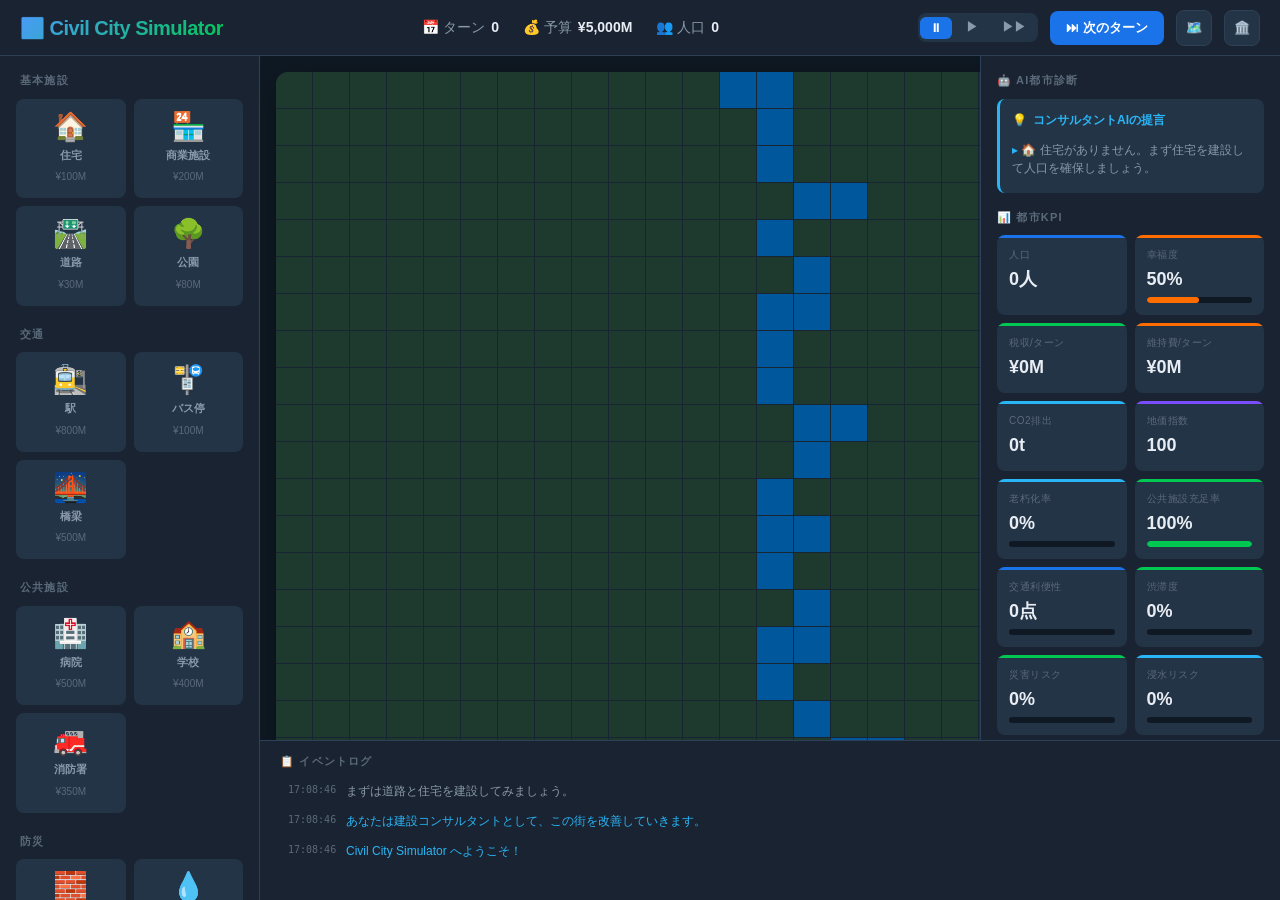
<file: index.html>
<!DOCTYPE html>
<html lang="ja">
<head>
  <meta charset="UTF-8">
  <meta name="viewport" content="width=device-width, initial-scale=1.0">
  <title>Civil City Simulator - 建設コンサル型都市シミュレーション</title>
  <meta name="description" content="建設コンサルタントとして都市計画・インフラ整備・防災を学べる街づくりシミュレーションゲーム">
  <link rel="icon" href="data:image/svg+xml,<svg xmlns=%22http://www.w3.org/2000/svg%22 viewBox=%220 0 100 100%22><text y=%22.9em%22 font-size=%2290%22>🏙️</text></svg>">
  <link rel="stylesheet" href="css/style.css">
</head>
<body>
  <div id="app">

    <!-- ヘッダー -->
    <header id="header">
      <div class="header-left">
        <span class="header-logo">🏙️ Civil City Simulator</span>
      </div>
      <div class="header-center">
        <div class="header-stat">
          <span>📅 ターン</span>
          <span class="value" id="stat-turn">0</span>
        </div>
        <div class="header-stat">
          <span>💰 予算</span>
          <span class="value" id="stat-budget">¥5,000M</span>
        </div>
        <div class="header-stat">
          <span>👥 人口</span>
          <span class="value" id="stat-population">0</span>
        </div>
      </div>
      <div class="header-right">
        <div class="speed-control">
          <button class="speed-btn active" data-speed="pause">⏸</button>
          <button class="speed-btn" data-speed="1x">▶</button>
          <button class="speed-btn" data-speed="2x">▶▶</button>
        </div>
        <button class="btn btn-primary" id="btn-next-turn">⏭ 次のターン</button>
        <button class="btn btn-icon" id="btn-hazard" title="ハザードマップ表示">🗺️</button>
        <button class="btn btn-icon" id="btn-policy" title="都市経営政策">🏛️</button>
      </div>
    </header>

    <!-- 左サイドバー: 建設メニュー -->
    <aside id="sidebar">
      <div id="build-menu">
        <!-- JavaScriptで動的生成 -->
      </div>
    </aside>

    <!-- 中央: 都市マップ -->
    <main id="map-area">
      <div id="map-container">
        <div id="game-map">
          <!-- JavaScriptで動的生成 -->
        </div>
        <div class="map-coords">(-, -)</div>
      </div>
    </main>

    <!-- 右パネル: 都市診断・KPI・AIアドバイス -->
    <aside id="panel">
      <div class="panel-section">
        <div class="panel-title">🤖 AI都市診断</div>
        <div class="ai-advice">
          <div class="ai-advice-header">
            <span>💡</span>
            <span>コンサルタントAIの提言</span>
          </div>
          <div id="ai-advice-content">
            <div class="ai-advice-text">都市データを分析中です...</div>
          </div>
        </div>
      </div>
      <div class="panel-section">
        <div class="panel-title">📊 都市KPI</div>
        <div class="kpi-grid" id="kpi-grid">
          <!-- JavaScriptで動的生成 -->
        </div>
      </div>
    </aside>

    <!-- 下部: イベントログ -->
    <footer id="event-log">
      <div class="log-title">📋 イベントログ</div>
      <div class="log-entries" id="log-entries">
        <!-- JavaScriptで動的生成 -->
      </div>
    </footer>

  </div>

  <script type="module" src="js/main.js"></script>
</body>
</html>
</file>
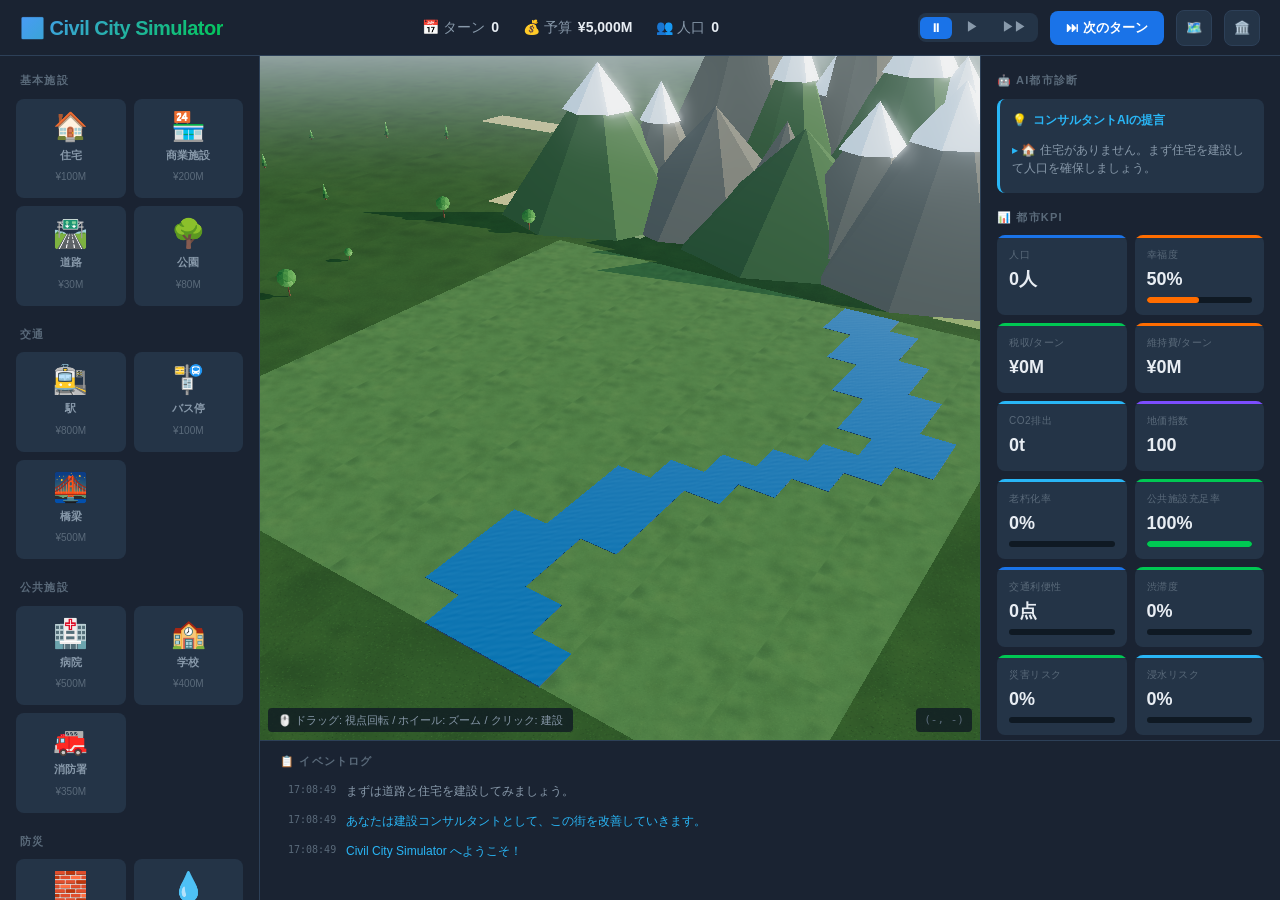
<file: civil-city-simulator/index.html>
<!DOCTYPE html>
<html lang="ja">
<head>
  <meta charset="UTF-8">
  <meta name="viewport" content="width=device-width, initial-scale=1.0">
  <title>Civil City Simulator - 建設コンサル型都市シミュレーション</title>
  <meta name="description" content="建設コンサルタントとして都市計画・インフラ整備・防災を学べる街づくりシミュレーションゲーム">
  <link rel="icon" href="data:image/svg+xml,<svg xmlns=%22http://www.w3.org/2000/svg%22 viewBox=%220 0 100 100%22><text y=%22.9em%22 font-size=%2290%22>🏙️</text></svg>">
  <link rel="stylesheet" href="css/style.css">
</head>
<body>
  <div id="app">

    <!-- ヘッダー -->
    <header id="header">
      <div class="header-left">
        <span class="header-logo">🏙️ Civil City Simulator</span>
      </div>
      <div class="header-center">
        <div class="header-stat">
          <span>📅 ターン</span>
          <span class="value" id="stat-turn">0</span>
        </div>
        <div class="header-stat">
          <span>💰 予算</span>
          <span class="value" id="stat-budget">¥5,000M</span>
        </div>
        <div class="header-stat">
          <span>👥 人口</span>
          <span class="value" id="stat-population">0</span>
        </div>
      </div>
      <div class="header-right">
        <div class="speed-control">
          <button class="speed-btn active" data-speed="pause">⏸</button>
          <button class="speed-btn" data-speed="1x">▶</button>
          <button class="speed-btn" data-speed="2x">▶▶</button>
        </div>
        <button class="btn btn-primary" id="btn-next-turn">⏭ 次のターン</button>
        <button class="btn btn-icon" id="btn-hazard" title="ハザードマップ表示">🗺️</button>
        <button class="btn btn-icon" id="btn-policy" title="都市経営政策">🏛️</button>
      </div>
    </header>

    <!-- 左サイドバー: 建設メニュー -->
    <aside id="sidebar">
      <div id="build-menu">
        <!-- JavaScriptで動的生成 -->
      </div>
    </aside>

    <!-- 中央: 3D都市マップ (Three.js) -->
    <main id="map-area">
      <div id="map-container">
        <!-- WebGLキャンバスがここに挿入される -->
      </div>
      <div class="map-coords">(-, -)</div>
      <div class="map-hint">🖱️ ドラッグ: 視点回転 / ホイール: ズーム / クリック: 建設</div>
    </main>

    <!-- 右パネル: 都市診断・KPI・AIアドバイス -->
    <aside id="panel">
      <div class="panel-section">
        <div class="panel-title">🤖 AI都市診断</div>
        <div class="ai-advice">
          <div class="ai-advice-header">
            <span>💡</span>
            <span>コンサルタントAIの提言</span>
          </div>
          <div id="ai-advice-content">
            <div class="ai-advice-text">都市データを分析中です...</div>
          </div>
        </div>
      </div>
      <div class="panel-section">
        <div class="panel-title">📊 都市KPI</div>
        <div class="kpi-grid" id="kpi-grid">
          <!-- JavaScriptで動的生成 -->
        </div>
      </div>
    </aside>

    <!-- 下部: イベントログ -->
    <footer id="event-log">
      <div class="log-title">📋 イベントログ</div>
      <div class="log-entries" id="log-entries">
        <!-- JavaScriptで動的生成 -->
      </div>
    </footer>

  </div>

  <!-- Three.js のモジュール解決(同梱版を使用・CDN非依存) -->
  <script type="importmap">
    {
      "imports": {
        "three": "./js/lib/three.module.js"
      }
    }
  </script>
  <script type="module" src="js/main.js"></script>
</body>
</html>
</file>
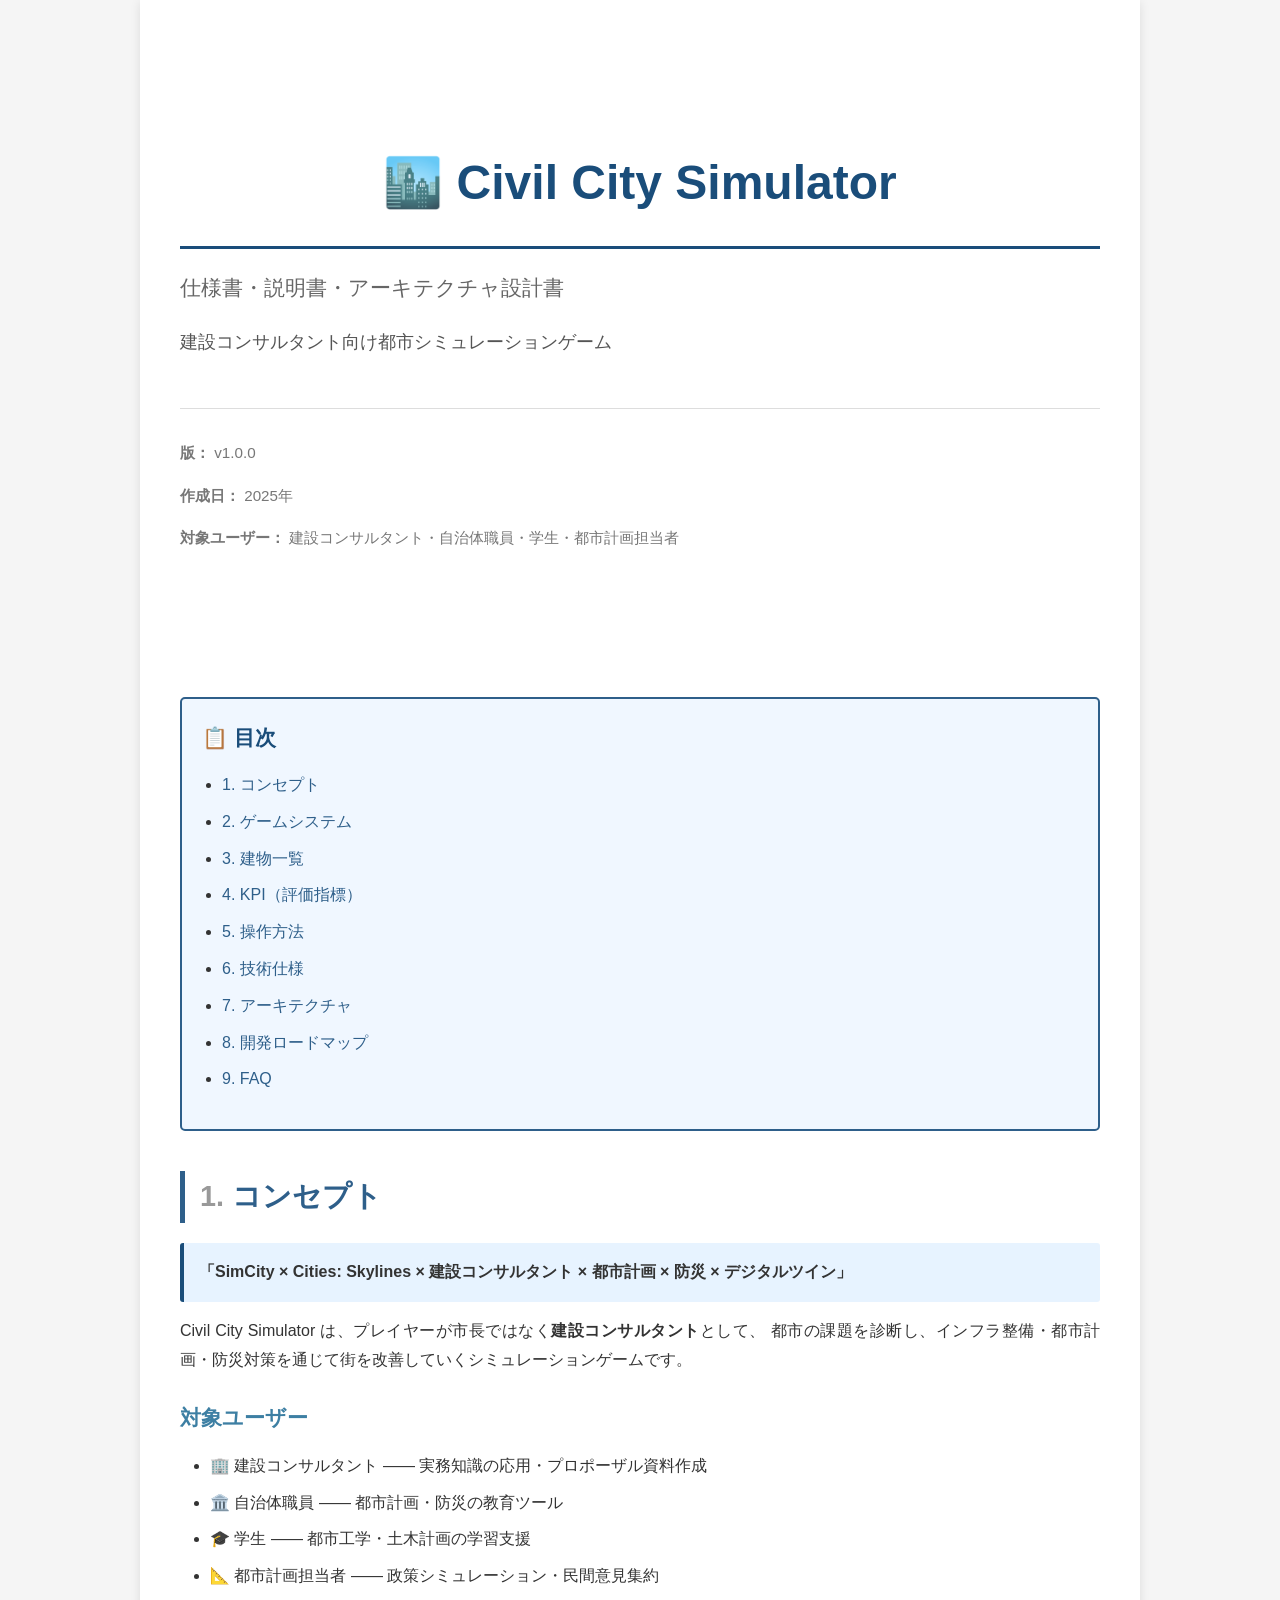
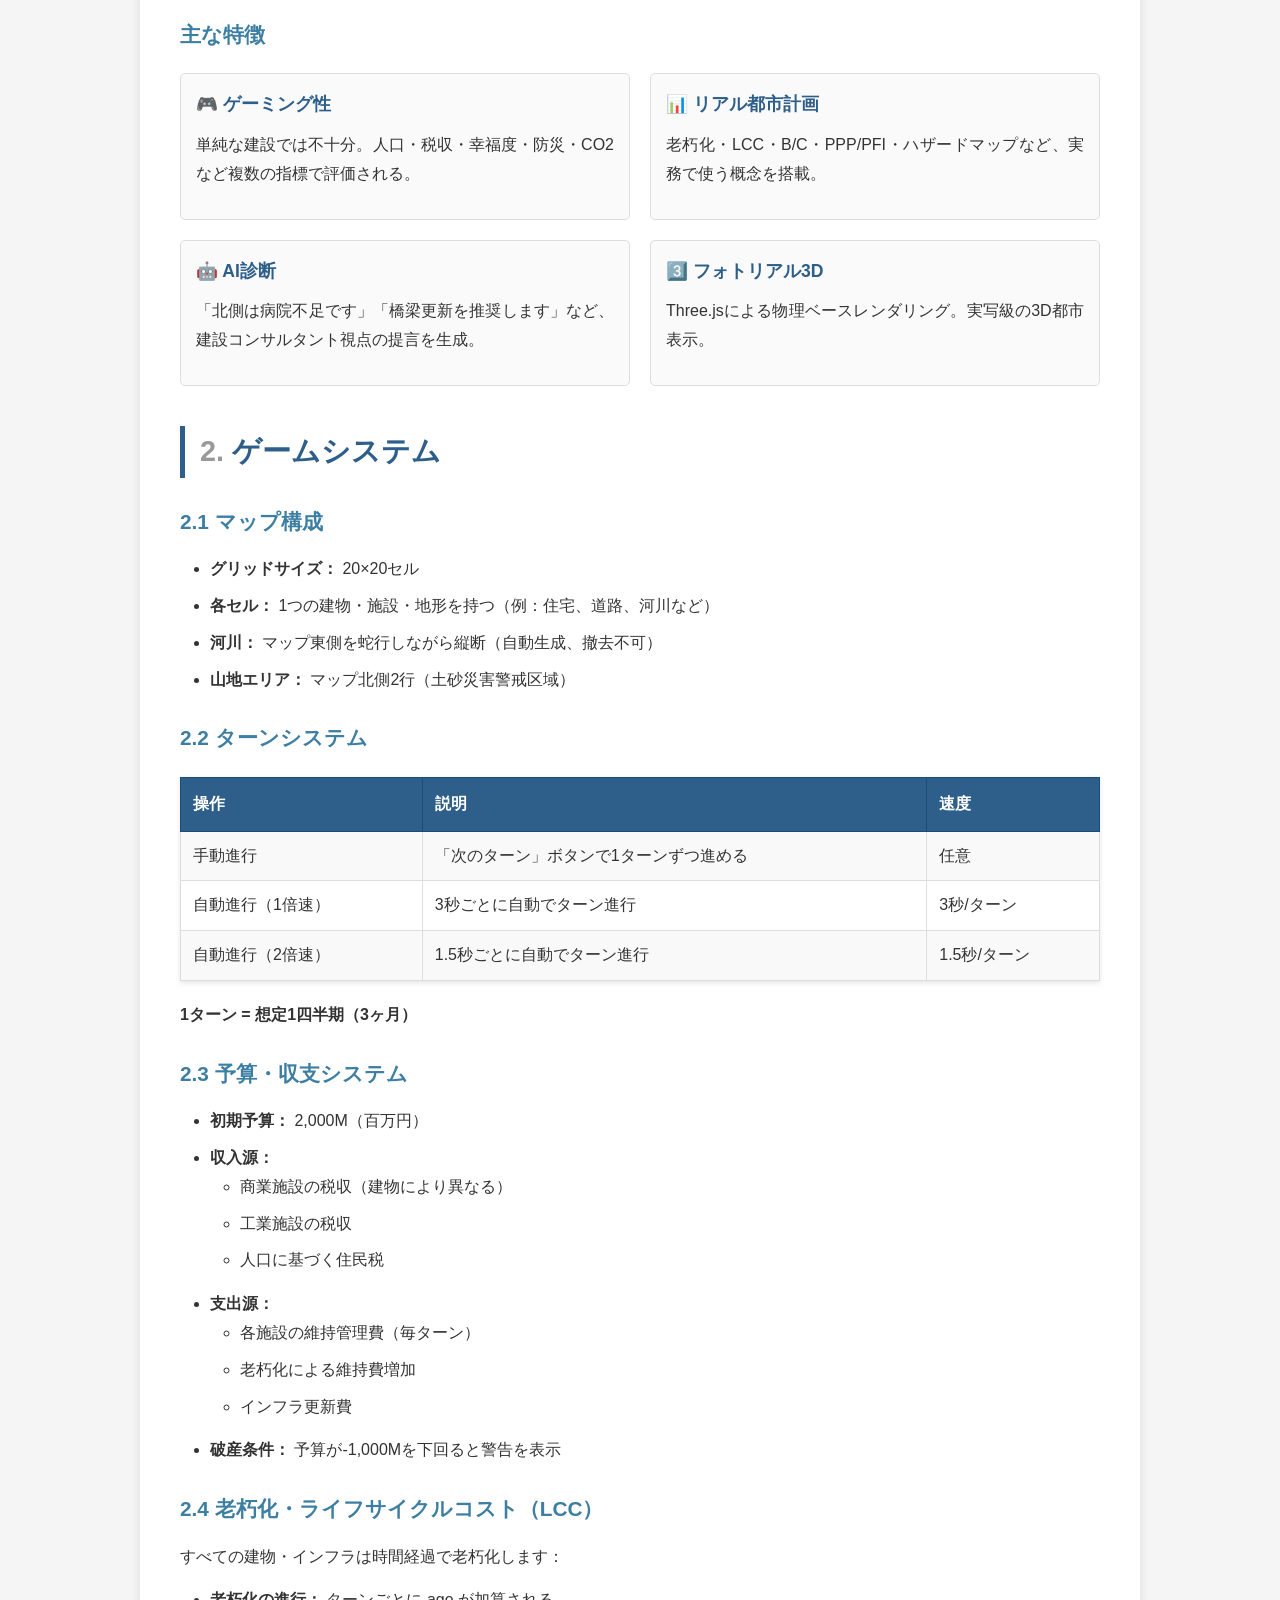
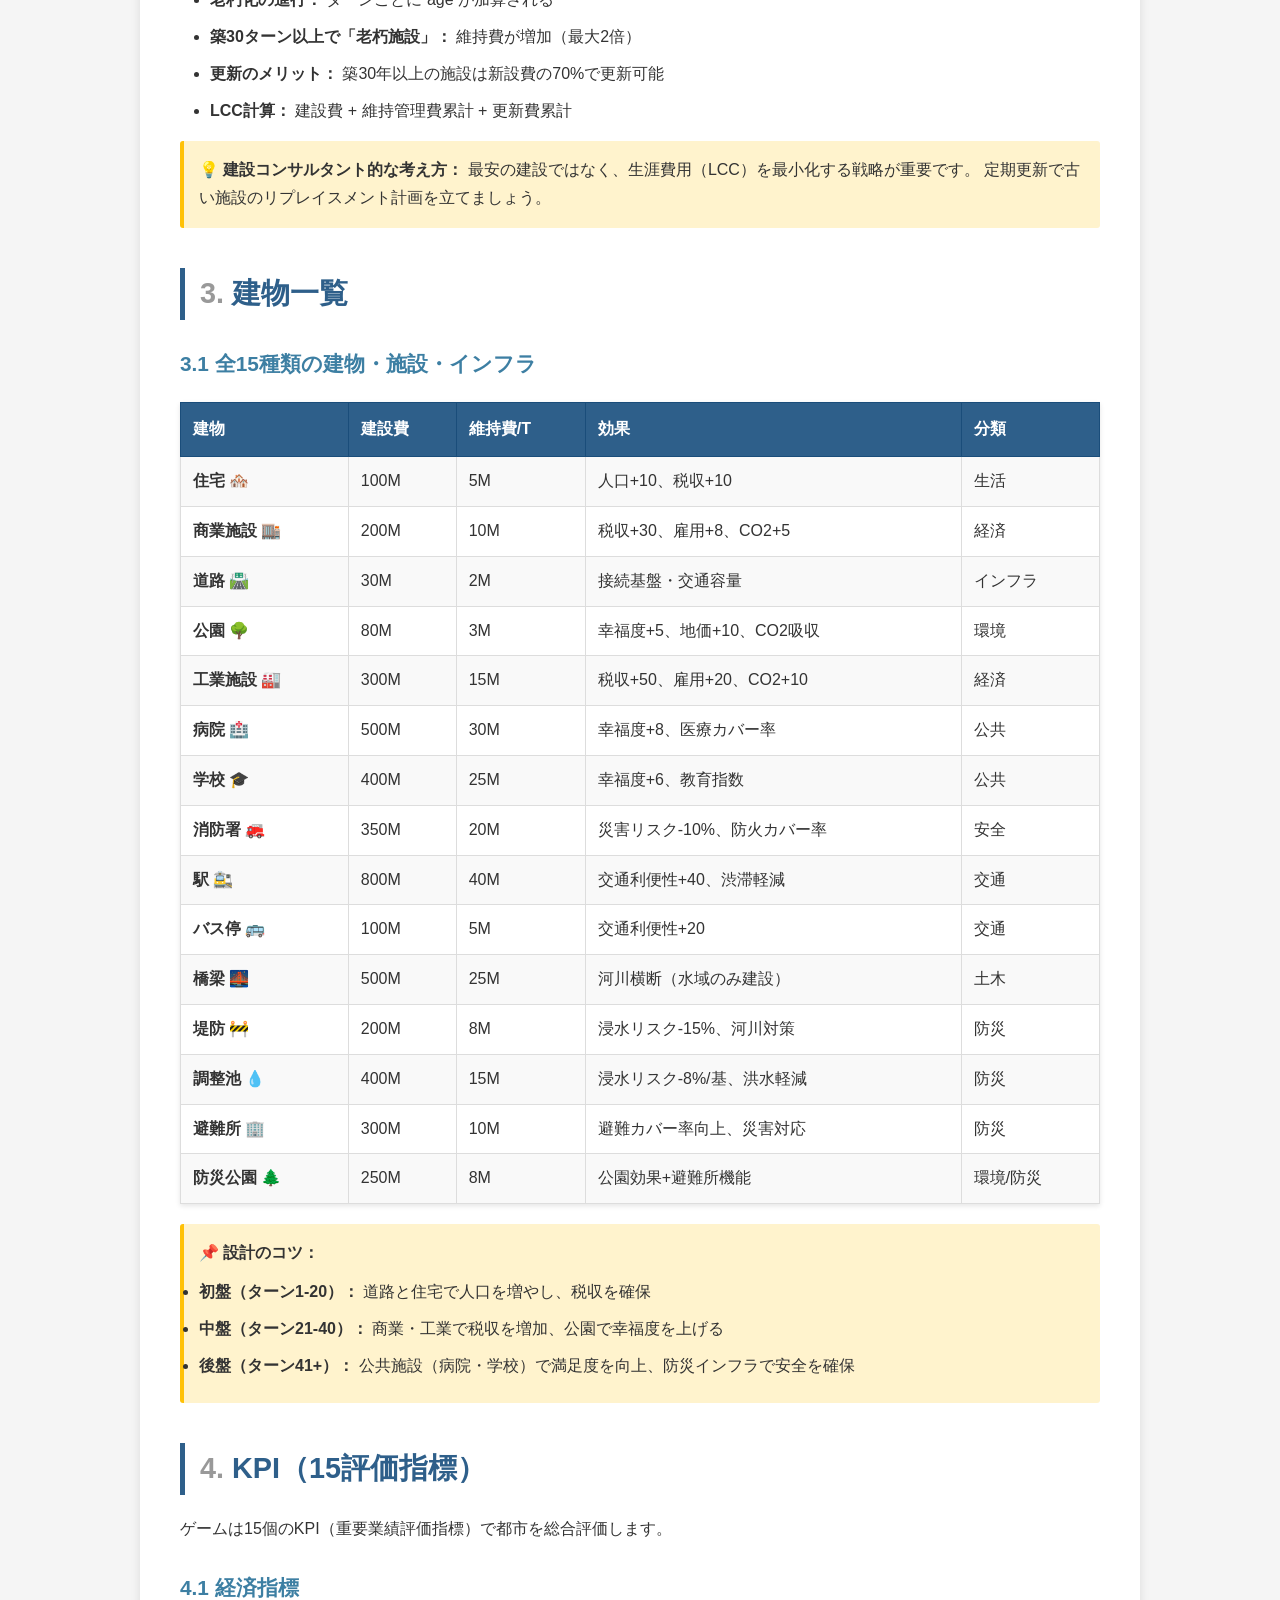
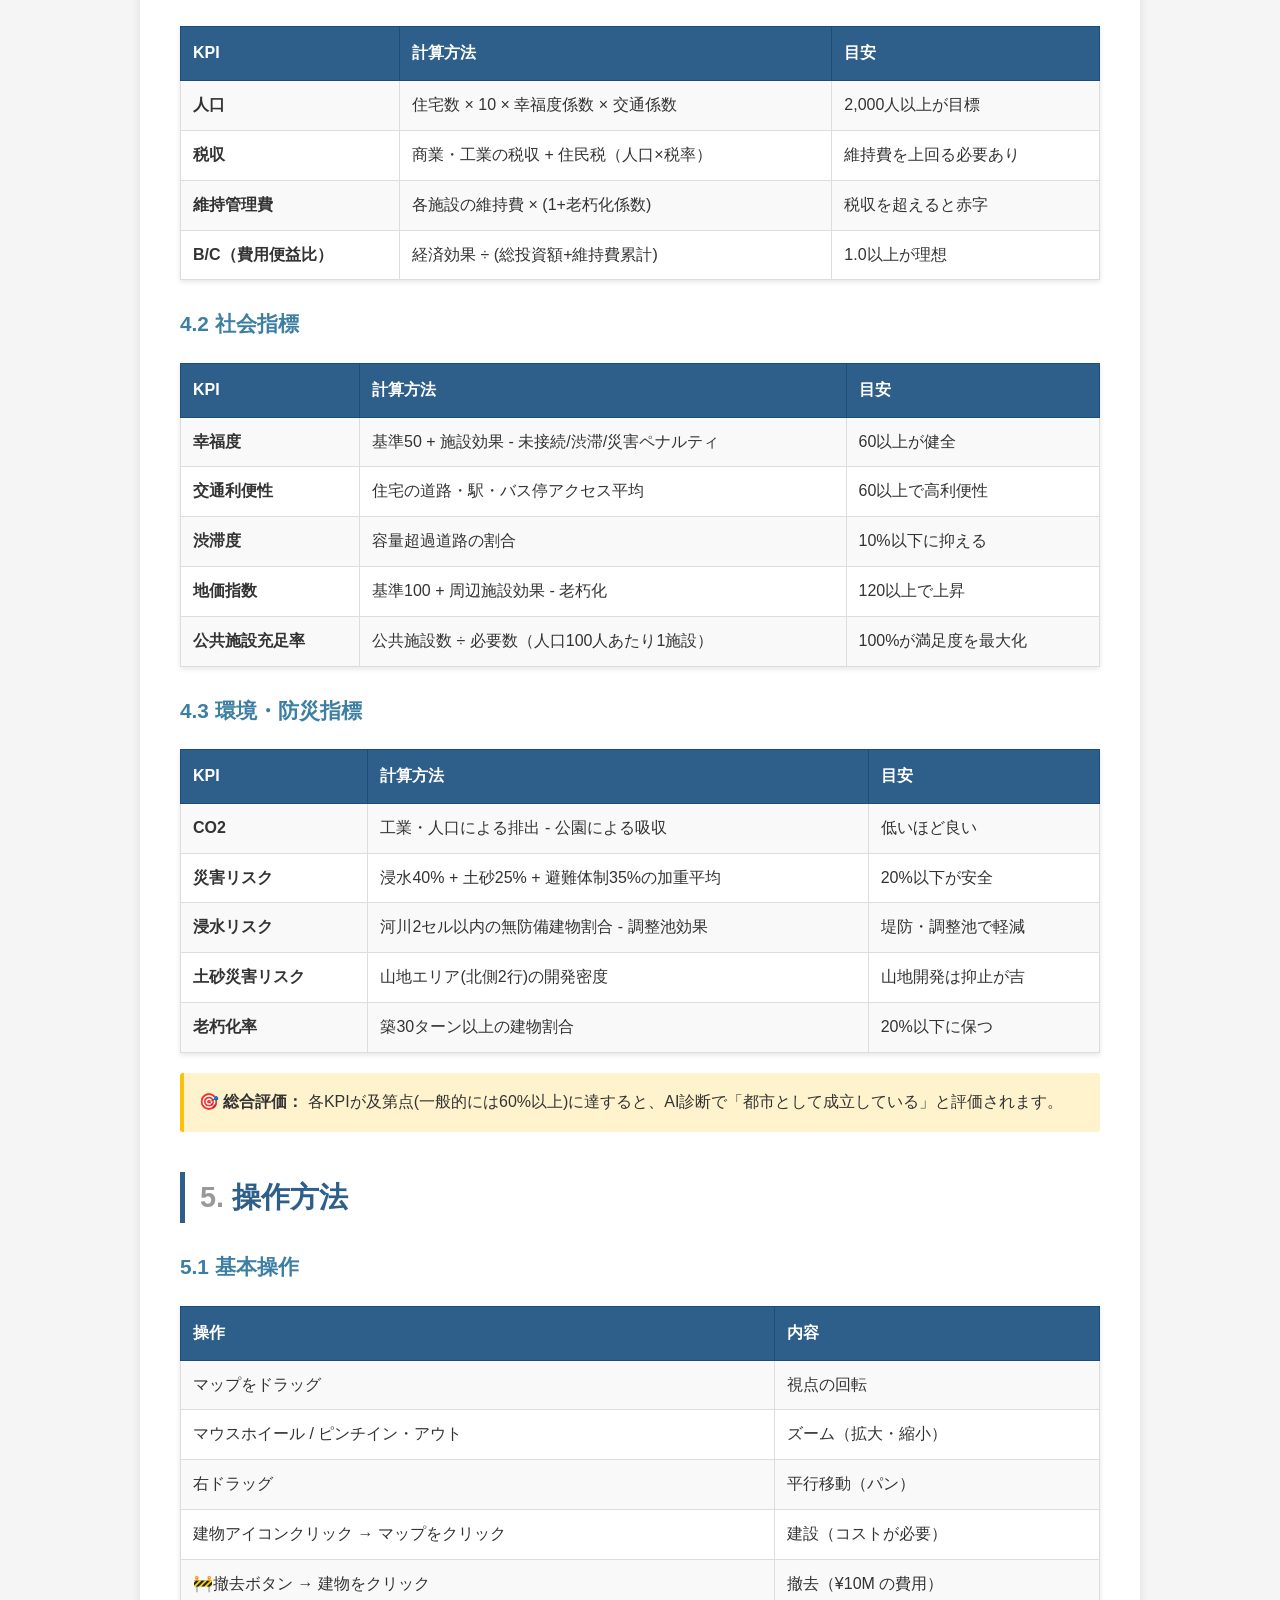
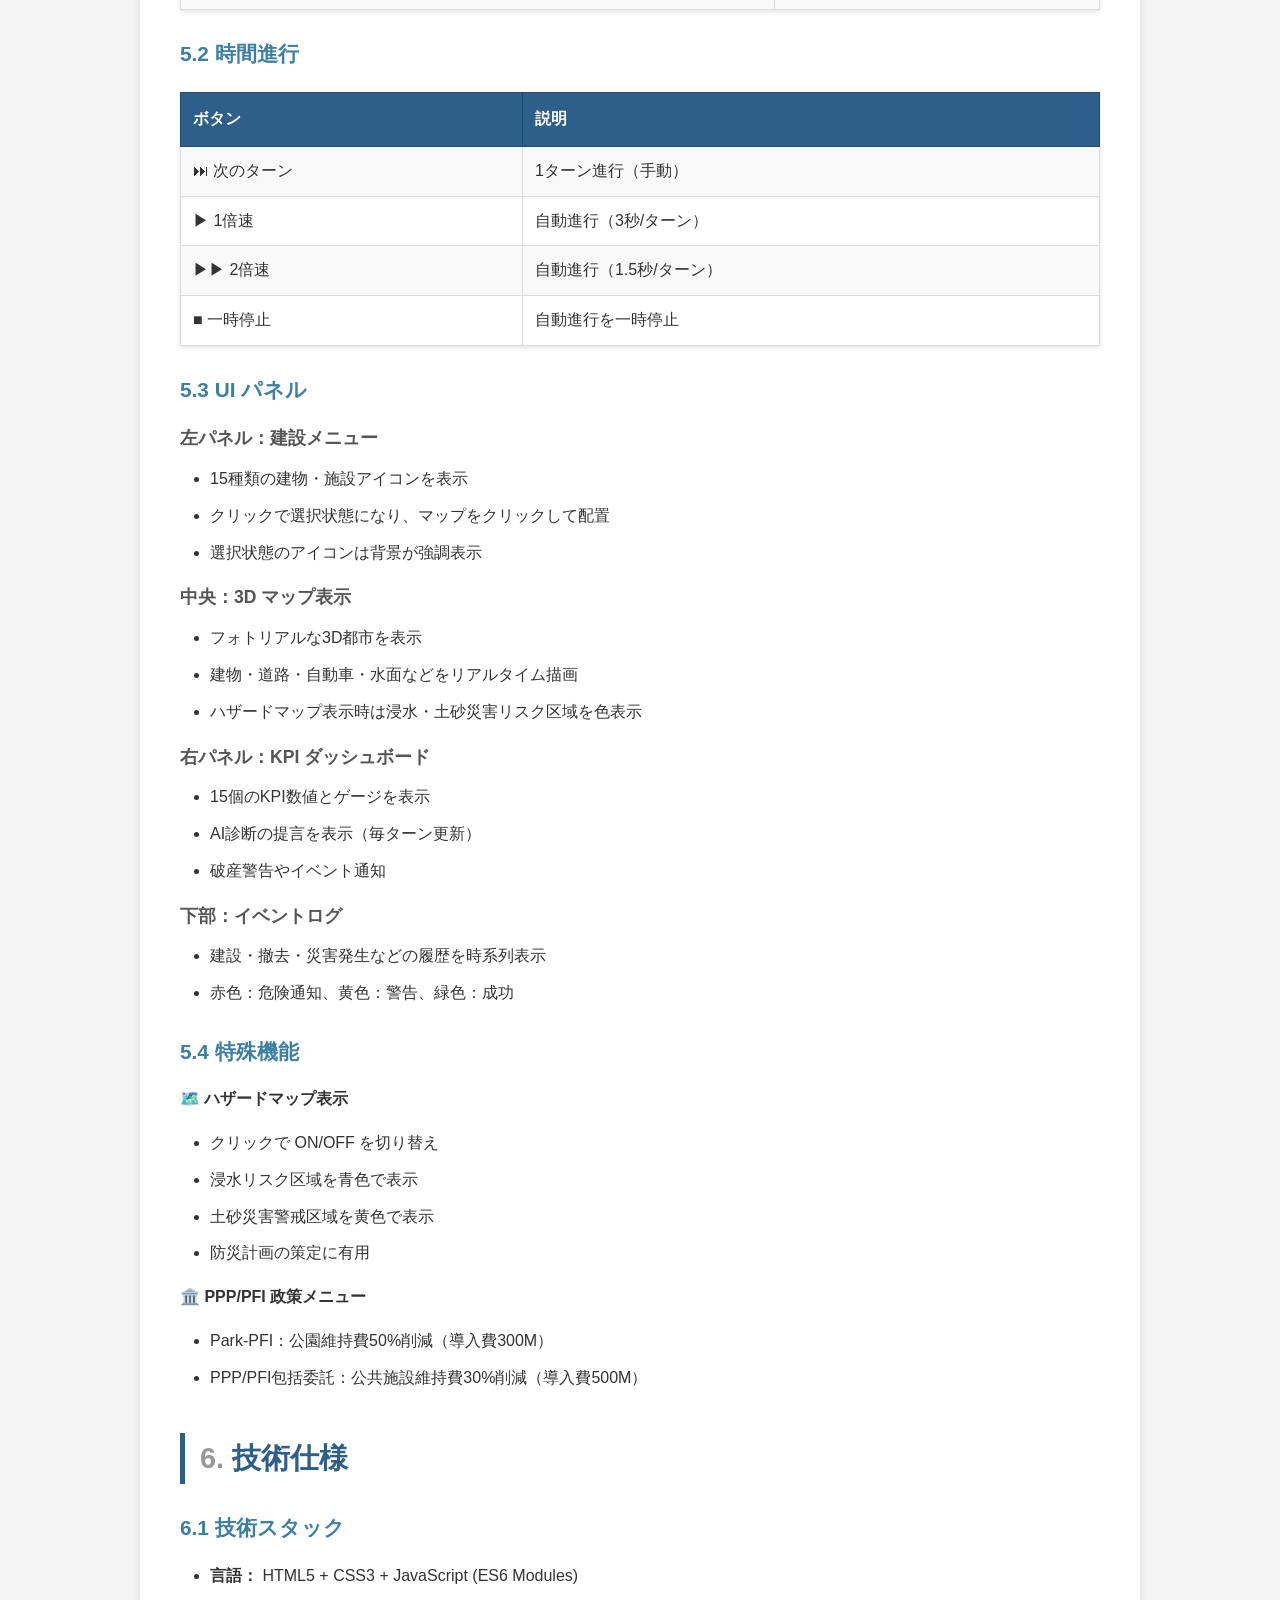
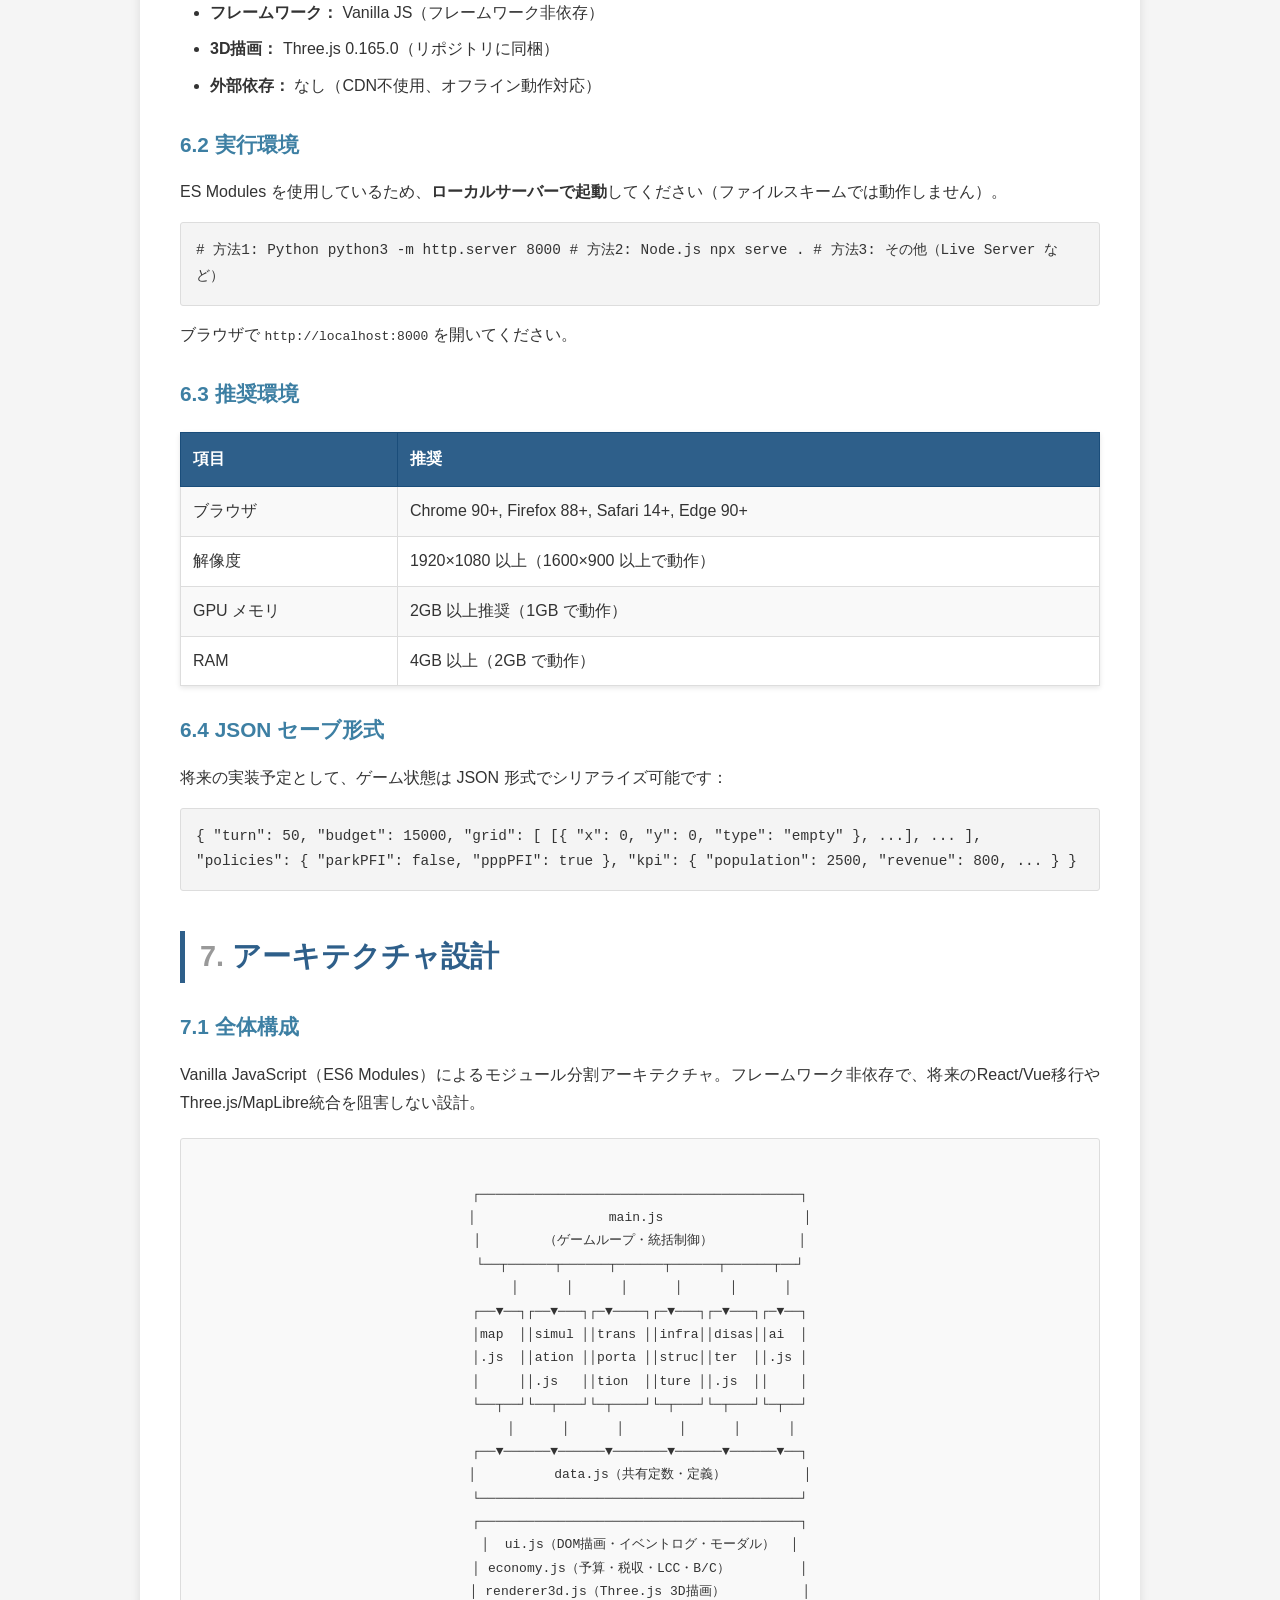
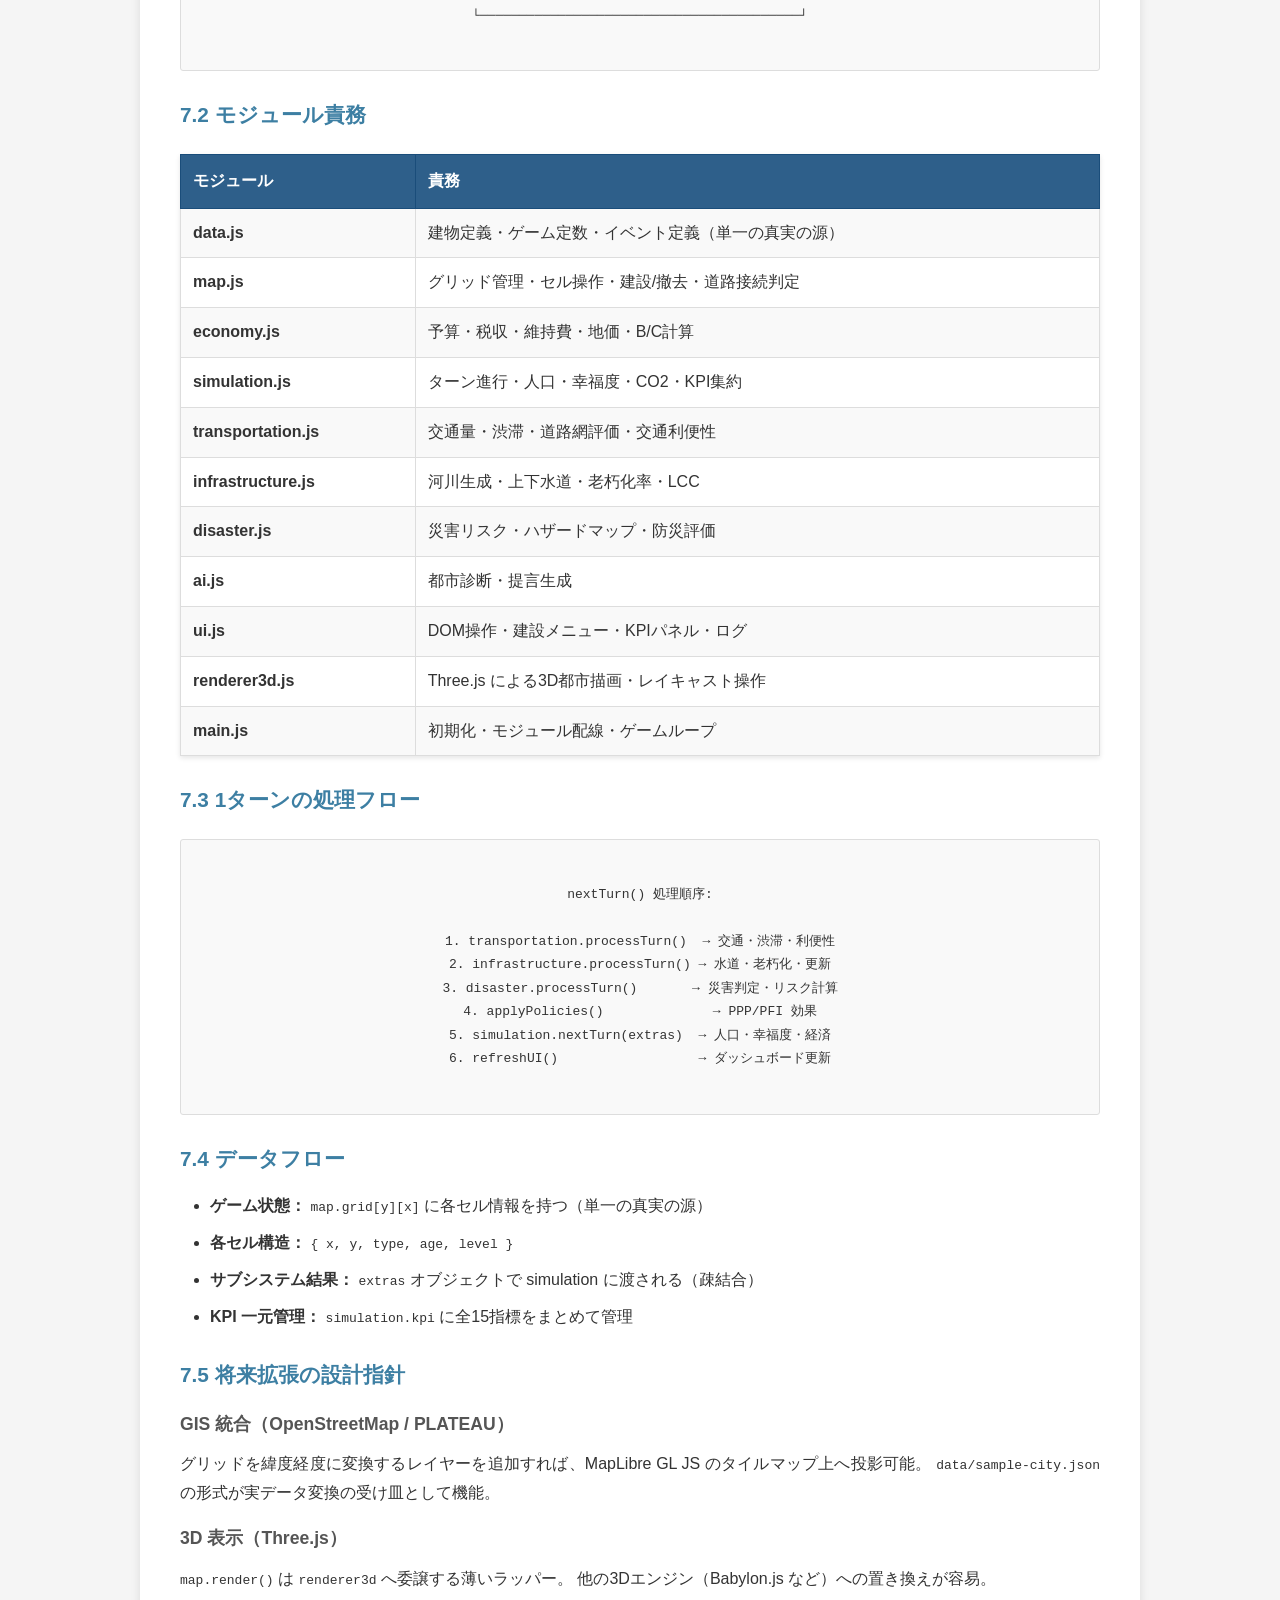
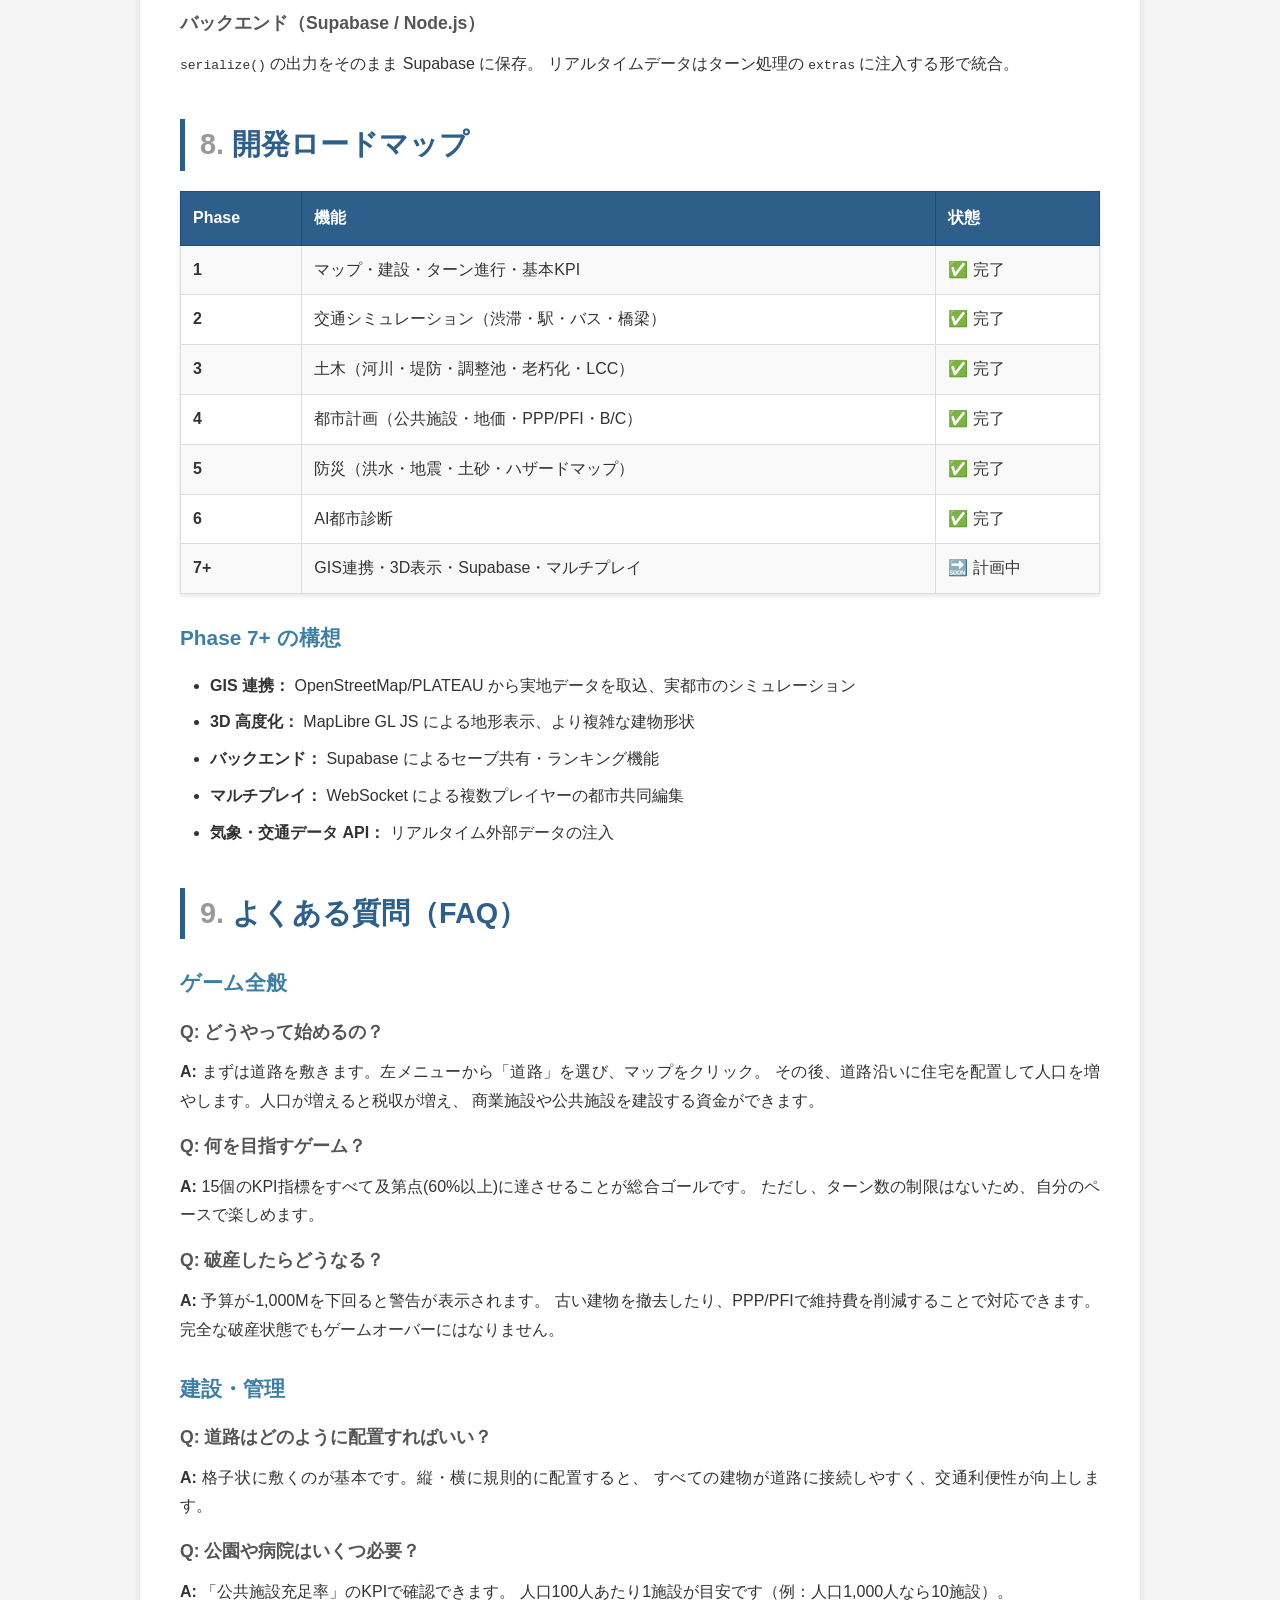
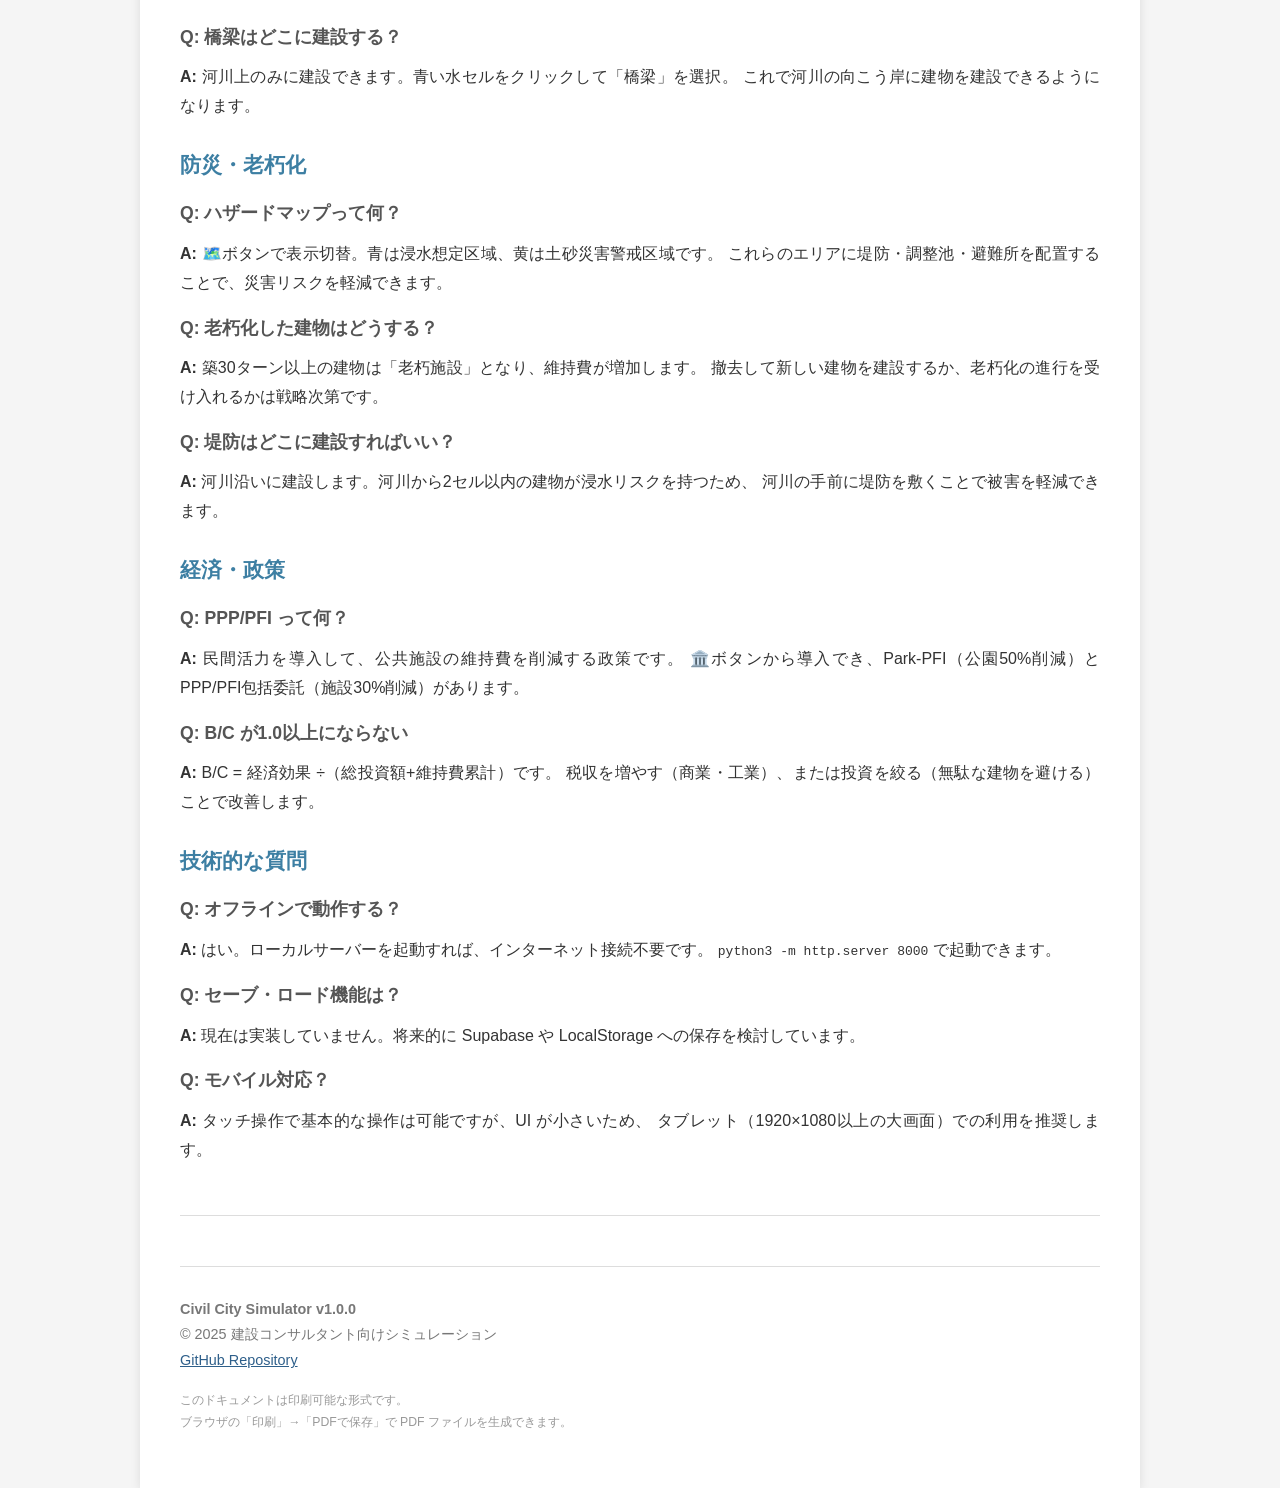
<file: civil-city-simulator/docs.html>
<!DOCTYPE html>
<html lang="ja">
<head>
  <meta charset="UTF-8">
  <meta name="viewport" content="width=device-width, initial-scale=1.0">
  <title>Civil City Simulator - 仕様書・説明書</title>
  <style>
    * {
      margin: 0;
      padding: 0;
      box-sizing: border-box;
    }

    body {
      font-family: 'Segoe UI', 'Yu Gothic', sans-serif;
      line-height: 1.8;
      color: #333;
      background: #f5f5f5;
    }

    .container {
      max-width: 1000px;
      margin: 0 auto;
      background: white;
      padding: 40px;
      box-shadow: 0 2px 10px rgba(0,0,0,0.1);
    }

    /* ページスタイル（PDF対応） */
    @media print {
      body {
        background: white;
      }
      .container {
        max-width: 100%;
        padding: 20mm;
        box-shadow: none;
        page-break-after: always;
      }
      .page-break {
        page-break-after: always;
      }
      h1 {
        page-break-before: always;
        margin-top: 0;
      }
      .toc {
        page-break-after: always;
      }
    }

    h1 {
      font-size: 2.5em;
      color: #1a4d7a;
      border-bottom: 3px solid #1a4d7a;
      padding-bottom: 20px;
      margin-bottom: 30px;
      text-align: center;
    }

    h2 {
      font-size: 1.8em;
      color: #2e5f8a;
      border-left: 5px solid #2e5f8a;
      padding-left: 15px;
      margin-top: 40px;
      margin-bottom: 20px;
    }

    h3 {
      font-size: 1.3em;
      color: #3d7fa3;
      margin-top: 25px;
      margin-bottom: 15px;
    }

    h4 {
      font-size: 1.1em;
      color: #555;
      margin-top: 15px;
      margin-bottom: 10px;
    }

    p {
      margin-bottom: 15px;
      text-align: justify;
    }

    ul, ol {
      margin-left: 30px;
      margin-bottom: 15px;
    }

    li {
      margin-bottom: 8px;
    }

    table {
      width: 100%;
      border-collapse: collapse;
      margin: 20px 0;
      box-shadow: 0 2px 5px rgba(0,0,0,0.1);
    }

    th {
      background: #2e5f8a;
      color: white;
      padding: 12px;
      text-align: left;
      font-weight: 600;
      border: 1px solid #1a4d7a;
    }

    td {
      padding: 10px 12px;
      border: 1px solid #ddd;
    }

    tr:nth-child(even) {
      background: #f9f9f9;
    }

    tr:hover {
      background: #f0f7ff;
    }

    .highlight {
      background: #fff3cd;
      padding: 15px;
      border-left: 4px solid #ffc107;
      margin: 15px 0;
      border-radius: 3px;
    }

    .concept {
      background: #e7f3ff;
      padding: 15px;
      border-left: 4px solid #1a4d7a;
      margin: 15px 0;
      border-radius: 3px;
    }

    .code-block {
      background: #f4f4f4;
      border: 1px solid #ddd;
      padding: 15px;
      margin: 15px 0;
      overflow-x: auto;
      font-family: 'Courier New', monospace;
      font-size: 0.9em;
      border-radius: 3px;
    }

    .toc {
      background: #f0f7ff;
      border: 2px solid #2e5f8a;
      padding: 20px;
      margin: 30px 0;
      border-radius: 5px;
    }

    .toc h3 {
      margin-top: 0;
      color: #1a4d7a;
    }

    .toc ul {
      margin-left: 20px;
    }

    .toc a {
      color: #2e5f8a;
      text-decoration: none;
    }

    .toc a:hover {
      text-decoration: underline;
    }

    .title-page {
      text-align: center;
      padding: 100px 0;
      page-break-after: always;
    }

    .title-page h1 {
      font-size: 3em;
      margin-bottom: 20px;
    }

    .subtitle {
      font-size: 1.3em;
      color: #666;
      margin: 20px 0;
    }

    .doc-info {
      margin-top: 50px;
      font-size: 0.95em;
      color: #777;
      border-top: 1px solid #ddd;
      padding-top: 30px;
    }

    .diagram {
      background: #f9f9f9;
      border: 1px solid #ddd;
      padding: 20px;
      margin: 20px 0;
      border-radius: 3px;
      text-align: center;
      font-family: monospace;
      white-space: pre;
      overflow-x: auto;
    }

    .feature-grid {
      display: grid;
      grid-template-columns: 1fr 1fr;
      gap: 20px;
      margin: 20px 0;
    }

    .feature-box {
      border: 1px solid #ddd;
      padding: 15px;
      border-radius: 5px;
      background: #fafafa;
    }

    .feature-box h4 {
      color: #2e5f8a;
      margin-top: 0;
    }

    .badge {
      display: inline-block;
      background: #2e5f8a;
      color: white;
      padding: 3px 10px;
      border-radius: 3px;
      font-size: 0.85em;
      margin-right: 5px;
    }

    .section-number {
      color: #999;
      font-weight: bold;
    }

    footer {
      text-align: center;
      margin-top: 50px;
      padding-top: 20px;
      border-top: 1px solid #ddd;
      color: #777;
      font-size: 0.9em;
    }
  </style>
</head>
<body>
  <div class="container">
    <!-- タイトルページ -->
    <div class="title-page">
      <h1>🏙️ Civil City Simulator</h1>
      <p class="subtitle">仕様書・説明書・アーキテクチャ設計書</p>
      <p class="subtitle" style="font-size: 1.1em; color: #555;">建設コンサルタント向け都市シミュレーションゲーム</p>
      <div class="doc-info">
        <p><strong>版：</strong> v1.0.0</p>
        <p><strong>作成日：</strong> 2025年</p>
        <p><strong>対象ユーザー：</strong> 建設コンサルタント・自治体職員・学生・都市計画担当者</p>
      </div>
    </div>

    <!-- 目次 -->
    <div class="toc">
      <h3>📋 目次</h3>
      <ul>
        <li><a href="#sec1">1. コンセプト</a></li>
        <li><a href="#sec2">2. ゲームシステム</a></li>
        <li><a href="#sec3">3. 建物一覧</a></li>
        <li><a href="#sec4">4. KPI（評価指標）</a></li>
        <li><a href="#sec5">5. 操作方法</a></li>
        <li><a href="#sec6">6. 技術仕様</a></li>
        <li><a href="#sec7">7. アーキテクチャ</a></li>
        <li><a href="#sec8">8. 開発ロードマップ</a></li>
        <li><a href="#sec9">9. FAQ</a></li>
      </ul>
    </div>

    <!-- ========== セクション1: コンセプト ========== -->
    <h2 id="sec1"><span class="section-number">1.</span> コンセプト</h2>

    <div class="concept">
      <strong>「SimCity × Cities: Skylines × 建設コンサルタント × 都市計画 × 防災 × デジタルツイン」</strong>
    </div>

    <p>
      Civil City Simulator は、プレイヤーが市長ではなく<strong>建設コンサルタント</strong>として、
      都市の課題を診断し、インフラ整備・都市計画・防災対策を通じて街を改善していくシミュレーションゲームです。
    </p>

    <h3>対象ユーザー</h3>
    <ul>
      <li>🏢 建設コンサルタント —— 実務知識の応用・プロポーザル資料作成</li>
      <li>🏛️ 自治体職員 —— 都市計画・防災の教育ツール</li>
      <li>🎓 学生 —— 都市工学・土木計画の学習支援</li>
      <li>📐 都市計画担当者 —— 政策シミュレーション・民間意見集約</li>
    </ul>

    <h3>主な特徴</h3>
    <div class="feature-grid">
      <div class="feature-box">
        <h4>🎮 ゲーミング性</h4>
        <p>単純な建設では不十分。人口・税収・幸福度・防災・CO2など複数の指標で評価される。</p>
      </div>
      <div class="feature-box">
        <h4>📊 リアル都市計画</h4>
        <p>老朽化・LCC・B/C・PPP/PFI・ハザードマップなど、実務で使う概念を搭載。</p>
      </div>
      <div class="feature-box">
        <h4>🤖 AI診断</h4>
        <p>「北側は病院不足です」「橋梁更新を推奨します」など、建設コンサルタント視点の提言を生成。</p>
      </div>
      <div class="feature-box">
        <h4>3️⃣ フォトリアル3D</h4>
        <p>Three.jsによる物理ベースレンダリング。実写級の3D都市表示。</p>
      </div>
    </div>

    <!-- ========== セクション2: ゲームシステム ========== -->
    <div class="page-break"></div>
    <h2 id="sec2"><span class="section-number">2.</span> ゲームシステム</h2>

    <h3>2.1 マップ構成</h3>
    <ul>
      <li><strong>グリッドサイズ：</strong> 20×20セル</li>
      <li><strong>各セル：</strong> 1つの建物・施設・地形を持つ（例：住宅、道路、河川など）</li>
      <li><strong>河川：</strong> マップ東側を蛇行しながら縦断（自動生成、撤去不可）</li>
      <li><strong>山地エリア：</strong> マップ北側2行（土砂災害警戒区域）</li>
    </ul>

    <h3>2.2 ターンシステム</h3>
    <table>
      <tr>
        <th>操作</th>
        <th>説明</th>
        <th>速度</th>
      </tr>
      <tr>
        <td>手動進行</td>
        <td>「次のターン」ボタンで1ターンずつ進める</td>
        <td>任意</td>
      </tr>
      <tr>
        <td>自動進行（1倍速）</td>
        <td>3秒ごとに自動でターン進行</td>
        <td>3秒/ターン</td>
      </tr>
      <tr>
        <td>自動進行（2倍速）</td>
        <td>1.5秒ごとに自動でターン進行</td>
        <td>1.5秒/ターン</td>
      </tr>
    </table>

    <p><strong>1ターン = 想定1四半期（3ヶ月）</strong></p>

    <h3>2.3 予算・収支システム</h3>
    <ul>
      <li><strong>初期予算：</strong> 2,000M（百万円）</li>
      <li><strong>収入源：</strong>
        <ul>
          <li>商業施設の税収（建物により異なる）</li>
          <li>工業施設の税収</li>
          <li>人口に基づく住民税</li>
        </ul>
      </li>
      <li><strong>支出源：</strong>
        <ul>
          <li>各施設の維持管理費（毎ターン）</li>
          <li>老朽化による維持費増加</li>
          <li>インフラ更新費</li>
        </ul>
      </li>
      <li><strong>破産条件：</strong> 予算が-1,000Mを下回ると警告を表示</li>
    </ul>

    <h3>2.4 老朽化・ライフサイクルコスト（LCC）</h3>
    <p>すべての建物・インフラは時間経過で老朽化します：</p>
    <ul>
      <li><strong>老朽化の進行：</strong> ターンごとに age が加算される</li>
      <li><strong>築30ターン以上で「老朽施設」：</strong> 維持費が増加（最大2倍）</li>
      <li><strong>更新のメリット：</strong> 築30年以上の施設は新設費の70%で更新可能</li>
      <li><strong>LCC計算：</strong> 建設費 + 維持管理費累計 + 更新費累計</li>
    </ul>

    <div class="highlight">
      <strong>💡 建設コンサルタント的な考え方：</strong>
      最安の建設ではなく、生涯費用（LCC）を最小化する戦略が重要です。
      定期更新で古い施設のリプレイスメント計画を立てましょう。
    </div>

    <!-- ========== セクション3: 建物一覧 ========== -->
    <div class="page-break"></div>
    <h2 id="sec3"><span class="section-number">3.</span> 建物一覧</h2>

    <h3>3.1 全15種類の建物・施設・インフラ</h3>

    <table>
      <tr>
        <th>建物</th>
        <th>建設費</th>
        <th>維持費/T</th>
        <th>効果</th>
        <th>分類</th>
      </tr>
      <tr>
        <td><strong>住宅</strong> 🏘️</td>
        <td>100M</td>
        <td>5M</td>
        <td>人口+10、税収+10</td>
        <td>生活</td>
      </tr>
      <tr>
        <td><strong>商業施設</strong> 🏬</td>
        <td>200M</td>
        <td>10M</td>
        <td>税収+30、雇用+8、CO2+5</td>
        <td>経済</td>
      </tr>
      <tr>
        <td><strong>道路</strong> 🛣️</td>
        <td>30M</td>
        <td>2M</td>
        <td>接続基盤・交通容量</td>
        <td>インフラ</td>
      </tr>
      <tr>
        <td><strong>公園</strong> 🌳</td>
        <td>80M</td>
        <td>3M</td>
        <td>幸福度+5、地価+10、CO2吸収</td>
        <td>環境</td>
      </tr>
      <tr>
        <td><strong>工業施設</strong> 🏭</td>
        <td>300M</td>
        <td>15M</td>
        <td>税収+50、雇用+20、CO2+10</td>
        <td>経済</td>
      </tr>
      <tr>
        <td><strong>病院</strong> 🏥</td>
        <td>500M</td>
        <td>30M</td>
        <td>幸福度+8、医療カバー率</td>
        <td>公共</td>
      </tr>
      <tr>
        <td><strong>学校</strong> 🎓</td>
        <td>400M</td>
        <td>25M</td>
        <td>幸福度+6、教育指数</td>
        <td>公共</td>
      </tr>
      <tr>
        <td><strong>消防署</strong> 🚒</td>
        <td>350M</td>
        <td>20M</td>
        <td>災害リスク-10%、防火カバー率</td>
        <td>安全</td>
      </tr>
      <tr>
        <td><strong>駅</strong> 🚉</td>
        <td>800M</td>
        <td>40M</td>
        <td>交通利便性+40、渋滞軽減</td>
        <td>交通</td>
      </tr>
      <tr>
        <td><strong>バス停</strong> 🚌</td>
        <td>100M</td>
        <td>5M</td>
        <td>交通利便性+20</td>
        <td>交通</td>
      </tr>
      <tr>
        <td><strong>橋梁</strong> 🌉</td>
        <td>500M</td>
        <td>25M</td>
        <td>河川横断（水域のみ建設）</td>
        <td>土木</td>
      </tr>
      <tr>
        <td><strong>堤防</strong> 🚧</td>
        <td>200M</td>
        <td>8M</td>
        <td>浸水リスク-15%、河川対策</td>
        <td>防災</td>
      </tr>
      <tr>
        <td><strong>調整池</strong> 💧</td>
        <td>400M</td>
        <td>15M</td>
        <td>浸水リスク-8%/基、洪水軽減</td>
        <td>防災</td>
      </tr>
      <tr>
        <td><strong>避難所</strong> 🏢</td>
        <td>300M</td>
        <td>10M</td>
        <td>避難カバー率向上、災害対応</td>
        <td>防災</td>
      </tr>
      <tr>
        <td><strong>防災公園</strong> 🌲</td>
        <td>250M</td>
        <td>8M</td>
        <td>公園効果+避難所機能</td>
        <td>環境/防災</td>
      </tr>
    </table>

    <div class="highlight">
      <strong>📌 設計のコツ：</strong>
      <ul style="margin: 10px 0 0 0;">
        <li><strong>初盤（ターン1-20）：</strong> 道路と住宅で人口を増やし、税収を確保</li>
        <li><strong>中盤（ターン21-40）：</strong> 商業・工業で税収を増加、公園で幸福度を上げる</li>
        <li><strong>後盤（ターン41+）：</strong> 公共施設（病院・学校）で満足度を向上、防災インフラで安全を確保</li>
      </ul>
    </div>

    <!-- ========== セクション4: KPI ========== -->
    <div class="page-break"></div>
    <h2 id="sec4"><span class="section-number">4.</span> KPI（15評価指標）</h2>

    <p>ゲームは15個のKPI（重要業績評価指標）で都市を総合評価します。</p>

    <h3>4.1 経済指標</h3>
    <table>
      <tr>
        <th>KPI</th>
        <th>計算方法</th>
        <th>目安</th>
      </tr>
      <tr>
        <td><strong>人口</strong></td>
        <td>住宅数 × 10 × 幸福度係数 × 交通係数</td>
        <td>2,000人以上が目標</td>
      </tr>
      <tr>
        <td><strong>税収</strong></td>
        <td>商業・工業の税収 + 住民税（人口×税率）</td>
        <td>維持費を上回る必要あり</td>
      </tr>
      <tr>
        <td><strong>維持管理費</strong></td>
        <td>各施設の維持費 × (1+老朽化係数)</td>
        <td>税収を超えると赤字</td>
      </tr>
      <tr>
        <td><strong>B/C（費用便益比）</strong></td>
        <td>経済効果 ÷ (総投資額+維持費累計)</td>
        <td>1.0以上が理想</td>
      </tr>
    </table>

    <h3>4.2 社会指標</h3>
    <table>
      <tr>
        <th>KPI</th>
        <th>計算方法</th>
        <th>目安</th>
      </tr>
      <tr>
        <td><strong>幸福度</strong></td>
        <td>基準50 + 施設効果 - 未接続/渋滞/災害ペナルティ</td>
        <td>60以上が健全</td>
      </tr>
      <tr>
        <td><strong>交通利便性</strong></td>
        <td>住宅の道路・駅・バス停アクセス平均</td>
        <td>60以上で高利便性</td>
      </tr>
      <tr>
        <td><strong>渋滞度</strong></td>
        <td>容量超過道路の割合</td>
        <td>10%以下に抑える</td>
      </tr>
      <tr>
        <td><strong>地価指数</strong></td>
        <td>基準100 + 周辺施設効果 - 老朽化</td>
        <td>120以上で上昇</td>
      </tr>
      <tr>
        <td><strong>公共施設充足率</strong></td>
        <td>公共施設数 ÷ 必要数（人口100人あたり1施設）</td>
        <td>100%が満足度を最大化</td>
      </tr>
    </table>

    <h3>4.3 環境・防災指標</h3>
    <table>
      <tr>
        <th>KPI</th>
        <th>計算方法</th>
        <th>目安</th>
      </tr>
      <tr>
        <td><strong>CO2</strong></td>
        <td>工業・人口による排出 - 公園による吸収</td>
        <td>低いほど良い</td>
      </tr>
      <tr>
        <td><strong>災害リスク</strong></td>
        <td>浸水40% + 土砂25% + 避難体制35%の加重平均</td>
        <td>20%以下が安全</td>
      </tr>
      <tr>
        <td><strong>浸水リスク</strong></td>
        <td>河川2セル以内の無防備建物割合 - 調整池効果</td>
        <td>堤防・調整池で軽減</td>
      </tr>
      <tr>
        <td><strong>土砂災害リスク</strong></td>
        <td>山地エリア(北側2行)の開発密度</td>
        <td>山地開発は抑止が吉</td>
      </tr>
      <tr>
        <td><strong>老朽化率</strong></td>
        <td>築30ターン以上の建物割合</td>
        <td>20%以下に保つ</td>
      </tr>
    </table>

    <div class="highlight">
      <strong>🎯 総合評価：</strong>
      各KPIが及第点(一般的には60%以上)に達すると、AI診断で「都市として成立している」と評価されます。
    </div>

    <!-- ========== セクション5: 操作方法 ========== -->
    <div class="page-break"></div>
    <h2 id="sec5"><span class="section-number">5.</span> 操作方法</h2>

    <h3>5.1 基本操作</h3>
    <table>
      <tr>
        <th>操作</th>
        <th>内容</th>
      </tr>
      <tr>
        <td>マップをドラッグ</td>
        <td>視点の回転</td>
      </tr>
      <tr>
        <td>マウスホイール / ピンチイン・アウト</td>
        <td>ズーム（拡大・縮小）</td>
      </tr>
      <tr>
        <td>右ドラッグ</td>
        <td>平行移動（パン）</td>
      </tr>
      <tr>
        <td>建物アイコンクリック → マップをクリック</td>
        <td>建設（コストが必要）</td>
      </tr>
      <tr>
        <td>🚧撤去ボタン → 建物をクリック</td>
        <td>撤去（¥10M の費用）</td>
      </tr>
    </table>

    <h3>5.2 時間進行</h3>
    <table>
      <tr>
        <th>ボタン</th>
        <th>説明</th>
      </tr>
      <tr>
        <td>⏭ 次のターン</td>
        <td>1ターン進行（手動）</td>
      </tr>
      <tr>
        <td>▶ 1倍速</td>
        <td>自動進行（3秒/ターン）</td>
      </tr>
      <tr>
        <td>▶▶ 2倍速</td>
        <td>自動進行（1.5秒/ターン）</td>
      </tr>
      <tr>
        <td>■ 一時停止</td>
        <td>自動進行を一時停止</td>
      </tr>
    </table>

    <h3>5.3 UI パネル</h3>

    <h4>左パネル：建設メニュー</h4>
    <ul>
      <li>15種類の建物・施設アイコンを表示</li>
      <li>クリックで選択状態になり、マップをクリックして配置</li>
      <li>選択状態のアイコンは背景が強調表示</li>
    </ul>

    <h4>中央：3D マップ表示</h4>
    <ul>
      <li>フォトリアルな3D都市を表示</li>
      <li>建物・道路・自動車・水面などをリアルタイム描画</li>
      <li>ハザードマップ表示時は浸水・土砂災害リスク区域を色表示</li>
    </ul>

    <h4>右パネル：KPI ダッシュボード</h4>
    <ul>
      <li>15個のKPI数値とゲージを表示</li>
      <li>AI診断の提言を表示（毎ターン更新）</li>
      <li>破産警告やイベント通知</li>
    </ul>

    <h4>下部：イベントログ</h4>
    <ul>
      <li>建設・撤去・災害発生などの履歴を時系列表示</li>
      <li>赤色：危険通知、黄色：警告、緑色：成功</li>
    </ul>

    <h3>5.4 特殊機能</h3>

    <p><strong>🗺️ ハザードマップ表示</strong></p>
    <ul>
      <li>クリックで ON/OFF を切り替え</li>
      <li>浸水リスク区域を青色で表示</li>
      <li>土砂災害警戒区域を黄色で表示</li>
      <li>防災計画の策定に有用</li>
    </ul>

    <p><strong>🏛️ PPP/PFI 政策メニュー</strong></p>
    <ul>
      <li>Park-PFI：公園維持費50%削減（導入費300M）</li>
      <li>PPP/PFI包括委託：公共施設維持費30%削減（導入費500M）</li>
    </ul>

    <!-- ========== セクション6: 技術仕様 ========== -->
    <div class="page-break"></div>
    <h2 id="sec6"><span class="section-number">6.</span> 技術仕様</h2>

    <h3>6.1 技術スタック</h3>
    <ul>
      <li><strong>言語：</strong> HTML5 + CSS3 + JavaScript (ES6 Modules)</li>
      <li><strong>フレームワーク：</strong> Vanilla JS（フレームワーク非依存）</li>
      <li><strong>3D描画：</strong> Three.js 0.165.0（リポジトリに同梱）</li>
      <li><strong>外部依存：</strong> なし（CDN不使用、オフライン動作対応）</li>
    </ul>

    <h3>6.2 実行環境</h3>
    <p>ES Modules を使用しているため、<strong>ローカルサーバーで起動</strong>してください（ファイルスキームでは動作しません）。</p>

    <div class="code-block">
# 方法1: Python
python3 -m http.server 8000

# 方法2: Node.js
npx serve .

# 方法3: その他（Live Server など）
    </div>

    <p>ブラウザで <code>http://localhost:8000</code> を開いてください。</p>

    <h3>6.3 推奨環境</h3>
    <table>
      <tr>
        <th>項目</th>
        <th>推奨</th>
      </tr>
      <tr>
        <td>ブラウザ</td>
        <td>Chrome 90+, Firefox 88+, Safari 14+, Edge 90+</td>
      </tr>
      <tr>
        <td>解像度</td>
        <td>1920×1080 以上（1600×900 以上で動作）</td>
      </tr>
      <tr>
        <td>GPU メモリ</td>
        <td>2GB 以上推奨（1GB で動作）</td>
      </tr>
      <tr>
        <td>RAM</td>
        <td>4GB 以上（2GB で動作）</td>
      </tr>
    </table>

    <h3>6.4 JSON セーブ形式</h3>
    <p>将来の実装予定として、ゲーム状態は JSON 形式でシリアライズ可能です：</p>

    <div class="code-block">
{
  "turn": 50,
  "budget": 15000,
  "grid": [
    [{ "x": 0, "y": 0, "type": "empty" }, ...],
    ...
  ],
  "policies": { "parkPFI": false, "pppPFI": true },
  "kpi": { "population": 2500, "revenue": 800, ... }
}
    </div>

    <!-- ========== セクション7: アーキテクチャ ========== -->
    <div class="page-break"></div>
    <h2 id="sec7"><span class="section-number">7.</span> アーキテクチャ設計</h2>

    <h3>7.1 全体構成</h3>

    <p>Vanilla JavaScript（ES6 Modules）によるモジュール分割アーキテクチャ。フレームワーク非依存で、将来のReact/Vue移行やThree.js/MapLibre統合を阻害しない設計。</p>

    <div class="diagram">
┌─────────────────────────────────────────┐
│                 main.js                  │
│        （ゲームループ・統括制御）           │
└──┬──────┬──────┬──────┬──────┬──────┬──┘
   │      │      │      │      │      │
┌──▼──┐┌──▼───┐┌─▼────┐┌─▼───┐┌─▼───┐┌─▼──┐
│map  ││simul ││trans ││infra││disas││ai  │
│.js  ││ation ││porta ││struc││ter  ││.js │
│     ││.js   ││tion  ││ture ││.js  ││    │
└──┬──┘└──┬───┘└─┬────┘└─┬───┘└─┬───┘└─┬──┘
   │      │      │       │      │      │
┌──▼──────▼──────▼───────▼──────▼──────▼──┐
│          data.js（共有定数・定義）          │
└─────────────────────────────────────────┘
┌─────────────────────────────────────────┐
│  ui.js（DOM描画・イベントログ・モーダル）  │
│ economy.js（予算・税収・LCC・B/C）         │
│ renderer3d.js（Three.js 3D描画）          │
└─────────────────────────────────────────┘
    </div>

    <h3>7.2 モジュール責務</h3>

    <table>
      <tr>
        <th>モジュール</th>
        <th>責務</th>
      </tr>
      <tr>
        <td><strong>data.js</strong></td>
        <td>建物定義・ゲーム定数・イベント定義（単一の真実の源）</td>
      </tr>
      <tr>
        <td><strong>map.js</strong></td>
        <td>グリッド管理・セル操作・建設/撤去・道路接続判定</td>
      </tr>
      <tr>
        <td><strong>economy.js</strong></td>
        <td>予算・税収・維持費・地価・B/C計算</td>
      </tr>
      <tr>
        <td><strong>simulation.js</strong></td>
        <td>ターン進行・人口・幸福度・CO2・KPI集約</td>
      </tr>
      <tr>
        <td><strong>transportation.js</strong></td>
        <td>交通量・渋滞・道路網評価・交通利便性</td>
      </tr>
      <tr>
        <td><strong>infrastructure.js</strong></td>
        <td>河川生成・上下水道・老朽化率・LCC</td>
      </tr>
      <tr>
        <td><strong>disaster.js</strong></td>
        <td>災害リスク・ハザードマップ・防災評価</td>
      </tr>
      <tr>
        <td><strong>ai.js</strong></td>
        <td>都市診断・提言生成</td>
      </tr>
      <tr>
        <td><strong>ui.js</strong></td>
        <td>DOM操作・建設メニュー・KPIパネル・ログ</td>
      </tr>
      <tr>
        <td><strong>renderer3d.js</strong></td>
        <td>Three.js による3D都市描画・レイキャスト操作</td>
      </tr>
      <tr>
        <td><strong>main.js</strong></td>
        <td>初期化・モジュール配線・ゲームループ</td>
      </tr>
    </table>

    <h3>7.3 1ターンの処理フロー</h3>

    <div class="diagram">
nextTurn() 処理順序:

1. transportation.processTurn()  → 交通・渋滞・利便性
2. infrastructure.processTurn() → 水道・老朽化・更新
3. disaster.processTurn()       → 災害判定・リスク計算
4. applyPolicies()              → PPP/PFI 効果
5. simulation.nextTurn(extras)  → 人口・幸福度・経済
6. refreshUI()                  → ダッシュボード更新
    </div>

    <h3>7.4 データフロー</h3>

    <ul>
      <li><strong>ゲーム状態：</strong> <code>map.grid[y][x]</code> に各セル情報を持つ（単一の真実の源）</li>
      <li><strong>各セル構造：</strong> <code>{ x, y, type, age, level }</code></li>
      <li><strong>サブシステム結果：</strong> <code>extras</code> オブジェクトで simulation に渡される（疎結合）</li>
      <li><strong>KPI 一元管理：</strong> <code>simulation.kpi</code> に全15指標をまとめて管理</li>
    </ul>

    <h3>7.5 将来拡張の設計指針</h3>

    <h4>GIS 統合（OpenStreetMap / PLATEAU）</h4>
    <p>
      グリッドを緯度経度に変換するレイヤーを追加すれば、MapLibre GL JS のタイルマップ上へ投影可能。
      <code>data/sample-city.json</code> の形式が実データ変換の受け皿として機能。
    </p>

    <h4>3D 表示（Three.js）</h4>
    <p>
      <code>map.render()</code> は <code>renderer3d</code> へ委譲する薄いラッパー。
      他の3Dエンジン（Babylon.js など）への置き換えが容易。
    </p>

    <h4>バックエンド（Supabase / Node.js）</h4>
    <p>
      <code>serialize()</code> の出力をそのまま Supabase に保存。
      リアルタイムデータはターン処理の <code>extras</code> に注入する形で統合。
    </p>

    <!-- ========== セクション8: 開発ロードマップ ========== -->
    <div class="page-break"></div>
    <h2 id="sec8"><span class="section-number">8.</span> 開発ロードマップ</h2>

    <table>
      <tr>
        <th>Phase</th>
        <th>機能</th>
        <th>状態</th>
      </tr>
      <tr>
        <td><strong>1</strong></td>
        <td>マップ・建設・ターン進行・基本KPI</td>
        <td>✅ 完了</td>
      </tr>
      <tr>
        <td><strong>2</strong></td>
        <td>交通シミュレーション（渋滞・駅・バス・橋梁）</td>
        <td>✅ 完了</td>
      </tr>
      <tr>
        <td><strong>3</strong></td>
        <td>土木（河川・堤防・調整池・老朽化・LCC）</td>
        <td>✅ 完了</td>
      </tr>
      <tr>
        <td><strong>4</strong></td>
        <td>都市計画（公共施設・地価・PPP/PFI・B/C）</td>
        <td>✅ 完了</td>
      </tr>
      <tr>
        <td><strong>5</strong></td>
        <td>防災（洪水・地震・土砂・ハザードマップ）</td>
        <td>✅ 完了</td>
      </tr>
      <tr>
        <td><strong>6</strong></td>
        <td>AI都市診断</td>
        <td>✅ 完了</td>
      </tr>
      <tr>
        <td><strong>7+</strong></td>
        <td>GIS連携・3D表示・Supabase・マルチプレイ</td>
        <td>🔜 計画中</td>
      </tr>
    </table>

    <h3>Phase 7+ の構想</h3>

    <ul>
      <li><strong>GIS 連携：</strong> OpenStreetMap/PLATEAU から実地データを取込、実都市のシミュレーション</li>
      <li><strong>3D 高度化：</strong> MapLibre GL JS による地形表示、より複雑な建物形状</li>
      <li><strong>バックエンド：</strong> Supabase によるセーブ共有・ランキング機能</li>
      <li><strong>マルチプレイ：</strong> WebSocket による複数プレイヤーの都市共同編集</li>
      <li><strong>気象・交通データ API：</strong> リアルタイム外部データの注入</li>
    </ul>

    <!-- ========== セクション9: FAQ ========== -->
    <div class="page-break"></div>
    <h2 id="sec9"><span class="section-number">9.</span> よくある質問（FAQ）</h2>

    <h3>ゲーム全般</h3>

    <h4>Q: どうやって始めるの？</h4>
    <p>
      <strong>A:</strong> まずは道路を敷きます。左メニューから「道路」を選び、マップをクリック。
      その後、道路沿いに住宅を配置して人口を増やします。人口が増えると税収が増え、
      商業施設や公共施設を建設する資金ができます。
    </p>

    <h4>Q: 何を目指すゲーム？</h4>
    <p>
      <strong>A:</strong> 15個のKPI指標をすべて及第点(60%以上)に達させることが総合ゴールです。
      ただし、ターン数の制限はないため、自分のペースで楽しめます。
    </p>

    <h4>Q: 破産したらどうなる？</h4>
    <p>
      <strong>A:</strong> 予算が-1,000Mを下回ると警告が表示されます。
      古い建物を撤去したり、PPP/PFIで維持費を削減することで対応できます。
      完全な破産状態でもゲームオーバーにはなりません。
    </p>

    <h3>建設・管理</h3>

    <h4>Q: 道路はどのように配置すればいい？</h4>
    <p>
      <strong>A:</strong> 格子状に敷くのが基本です。縦・横に規則的に配置すると、
      すべての建物が道路に接続しやすく、交通利便性が向上します。
    </p>

    <h4>Q: 公園や病院はいくつ必要？</h4>
    <p>
      <strong>A:</strong> 「公共施設充足率」のKPIで確認できます。
      人口100人あたり1施設が目安です（例：人口1,000人なら10施設）。
    </p>

    <h4>Q: 橋梁はどこに建設する？</h4>
    <p>
      <strong>A:</strong> 河川上のみに建設できます。青い水セルをクリックして「橋梁」を選択。
      これで河川の向こう岸に建物を建設できるようになります。
    </p>

    <h3>防災・老朽化</h3>

    <h4>Q: ハザードマップって何？</h4>
    <p>
      <strong>A:</strong> 🗺️ボタンで表示切替。青は浸水想定区域、黄は土砂災害警戒区域です。
      これらのエリアに堤防・調整池・避難所を配置することで、災害リスクを軽減できます。
    </p>

    <h4>Q: 老朽化した建物はどうする？</h4>
    <p>
      <strong>A:</strong> 築30ターン以上の建物は「老朽施設」となり、維持費が増加します。
      撤去して新しい建物を建設するか、老朽化の進行を受け入れるかは戦略次第です。
    </p>

    <h4>Q: 堤防はどこに建設すればいい？</h4>
    <p>
      <strong>A:</strong> 河川沿いに建設します。河川から2セル以内の建物が浸水リスクを持つため、
      河川の手前に堤防を敷くことで被害を軽減できます。
    </p>

    <h3>経済・政策</h3>

    <h4>Q: PPP/PFI って何？</h4>
    <p>
      <strong>A:</strong> 民間活力を導入して、公共施設の維持費を削減する政策です。
      🏛️ボタンから導入でき、Park-PFI（公園50%削減）と PPP/PFI包括委託（施設30%削減）があります。
    </p>

    <h4>Q: B/C が1.0以上にならない</h4>
    <p>
      <strong>A:</strong> B/C = 経済効果 ÷（総投資額+維持費累計）です。
      税収を増やす（商業・工業）、または投資を絞る（無駄な建物を避ける）ことで改善します。
    </p>

    <h3>技術的な質問</h3>

    <h4>Q: オフラインで動作する？</h4>
    <p>
      <strong>A:</strong> はい。ローカルサーバーを起動すれば、インターネット接続不要です。
      <code>python3 -m http.server 8000</code> で起動できます。
    </p>

    <h4>Q: セーブ・ロード機能は？</h4>
    <p>
      <strong>A:</strong> 現在は実装していません。将来的に Supabase や LocalStorage への保存を検討しています。
    </p>

    <h4>Q: モバイル対応？</h4>
    <p>
      <strong>A:</strong> タッチ操作で基本的な操作は可能ですが、UI が小さいため、
      タブレット（1920×1080以上の大画面）での利用を推奨します。
    </p>

    <!-- 最後 -->
    <footer>
      <hr style="margin: 30px 0; border: none; border-top: 1px solid #ddd;">
      <p>
        <strong>Civil City Simulator v1.0.0</strong><br>
        © 2025 建設コンサルタント向けシミュレーション<br>
        <a href="https://github.com/yuudai6191992-blip/calculator" style="color: #2e5f8a;">
          GitHub Repository
        </a>
      </p>
      <p style="font-size: 0.85em; color: #999; margin-top: 15px;">
        このドキュメントは印刷可能な形式です。<br>
        ブラウザの「印刷」→「PDFで保存」で PDF ファイルを生成できます。
      </p>
    </footer>
  </div>
</body>
</html>
</file>
<file: css/style.css>
/* ============================================
   Civil City Simulator - Main Stylesheet
   モダンダッシュボード風デザイン
   ブルー・グリーン基調
   ============================================ */

/* --- CSS Variables --- */
:root {
  --primary: #1a73e8;
  --primary-dark: #1557b0;
  --primary-light: #4a9afa;
  --secondary: #00c853;
  --secondary-dark: #009624;
  --accent: #ff6d00;
  --bg-dark: #0f1923;
  --bg-main: #1a2332;
  --bg-card: #243447;
  --bg-card-hover: #2d4058;
  --text-primary: #e8edf3;
  --text-secondary: #8899aa;
  --text-muted: #5a6a7a;
  --border: #2d4058;
  --success: #00c853;
  --warning: #ffc107;
  --danger: #ff5252;
  --info: #29b6f6;
  --shadow: rgba(0, 0, 0, 0.3);
  --radius: 12px;
  --radius-sm: 8px;
  --transition: 0.2s ease;
  --font-main: 'Segoe UI', 'Noto Sans JP', sans-serif;
  --font-mono: 'Cascadia Code', 'Consolas', monospace;
}

/* --- Reset & Base --- */
*, *::before, *::after {
  box-sizing: border-box;
  margin: 0;
  padding: 0;
}

html, body {
  height: 100%;
  overflow: hidden;
}

body {
  font-family: var(--font-main);
  background: var(--bg-dark);
  color: var(--text-primary);
  line-height: 1.5;
}

/* --- App Layout --- */
#app {
  display: grid;
  grid-template-columns: 260px 1fr 300px;
  grid-template-rows: 56px 1fr 160px;
  grid-template-areas:
    "header header header"
    "sidebar map panel"
    "sidebar log log";
  height: 100vh;
  gap: 0;
}

/* --- Header --- */
#header {
  grid-area: header;
  background: var(--bg-main);
  border-bottom: 1px solid var(--border);
  display: flex;
  align-items: center;
  justify-content: space-between;
  padding: 0 20px;
  z-index: 100;
}

.header-left {
  display: flex;
  align-items: center;
  gap: 12px;
}

.header-logo {
  font-size: 20px;
  font-weight: 700;
  background: linear-gradient(135deg, var(--primary-light), var(--secondary));
  -webkit-background-clip: text;
  -webkit-text-fill-color: transparent;
  background-clip: text;
  letter-spacing: -0.5px;
}

.header-center {
  display: flex;
  align-items: center;
  gap: 24px;
}

.header-stat {
  display: flex;
  align-items: center;
  gap: 6px;
  font-size: 14px;
  color: var(--text-secondary);
}

.header-stat .value {
  color: var(--text-primary);
  font-weight: 600;
  font-variant-numeric: tabular-nums;
}

.header-right {
  display: flex;
  align-items: center;
  gap: 12px;
}

/* --- Buttons --- */
.btn {
  display: inline-flex;
  align-items: center;
  gap: 6px;
  padding: 8px 16px;
  border: none;
  border-radius: var(--radius-sm);
  font-size: 13px;
  font-weight: 600;
  cursor: pointer;
  transition: all var(--transition);
  font-family: var(--font-main);
}

.btn-primary {
  background: var(--primary);
  color: white;
}
.btn-primary:hover {
  background: var(--primary-dark);
  transform: translateY(-1px);
  box-shadow: 0 4px 12px rgba(26, 115, 232, 0.4);
}

.btn-success {
  background: var(--secondary);
  color: white;
}
.btn-success:hover {
  background: var(--secondary-dark);
}

.btn-warning {
  background: var(--accent);
  color: white;
}

.btn-sm {
  padding: 5px 10px;
  font-size: 12px;
}

.btn-icon {
  width: 36px;
  height: 36px;
  padding: 0;
  display: flex;
  align-items: center;
  justify-content: center;
  background: var(--bg-card);
  color: var(--text-secondary);
  border: 1px solid var(--border);
  border-radius: var(--radius-sm);
}
.btn-icon:hover {
  background: var(--bg-card-hover);
  color: var(--text-primary);
}

/* --- Sidebar (Build Menu) --- */
#sidebar {
  grid-area: sidebar;
  background: var(--bg-main);
  border-right: 1px solid var(--border);
  overflow-y: auto;
  padding: 16px;
}

.sidebar-section {
  margin-bottom: 20px;
}

.sidebar-title {
  font-size: 11px;
  font-weight: 700;
  text-transform: uppercase;
  letter-spacing: 1.2px;
  color: var(--text-muted);
  margin-bottom: 10px;
  padding-left: 4px;
}

.build-grid {
  display: grid;
  grid-template-columns: 1fr 1fr;
  gap: 8px;
}

.build-item {
  display: flex;
  flex-direction: column;
  align-items: center;
  gap: 6px;
  padding: 12px 8px;
  background: var(--bg-card);
  border: 2px solid transparent;
  border-radius: var(--radius-sm);
  cursor: pointer;
  transition: all var(--transition);
  text-align: center;
}
.build-item:hover {
  background: var(--bg-card-hover);
  border-color: var(--primary);
  transform: translateY(-2px);
  box-shadow: 0 4px 12px var(--shadow);
}
.build-item.active {
  border-color: var(--primary);
  background: rgba(26, 115, 232, 0.15);
}
.build-item.demolish {
  border-color: transparent;
}
.build-item.demolish:hover {
  border-color: var(--danger);
  background: rgba(255, 82, 82, 0.15);
}
.build-item.demolish.active {
  border-color: var(--danger);
  background: rgba(255, 82, 82, 0.15);
}

.build-icon {
  font-size: 28px;
  line-height: 1;
}

.build-name {
  font-size: 11px;
  font-weight: 600;
  color: var(--text-secondary);
}

.build-cost {
  font-size: 10px;
  color: var(--text-muted);
}

/* --- Tool Info --- */
.tool-info {
  margin-top: 16px;
  padding: 12px;
  background: var(--bg-card);
  border-radius: var(--radius-sm);
  border-left: 3px solid var(--primary);
}
.tool-info-title {
  font-size: 13px;
  font-weight: 600;
  margin-bottom: 4px;
}
.tool-info-desc {
  font-size: 11px;
  color: var(--text-secondary);
  line-height: 1.6;
}

/* --- Map Area --- */
#map-area {
  grid-area: map;
  background: var(--bg-dark);
  display: flex;
  align-items: safe center;
  justify-content: safe center;
  overflow: auto;
  position: relative;
  padding: 16px;
}

#map-container {
  position: relative;
}

#game-map {
  display: grid;
  gap: 1px;
  background: rgba(45, 64, 88, 0.3);
  border-radius: var(--radius);
  overflow: hidden;
  box-shadow: 0 8px 32px var(--shadow);
}

.cell {
  width: 36px;
  height: 36px;
  background: #1e3a2f;
  display: flex;
  align-items: center;
  justify-content: center;
  cursor: pointer;
  transition: all 0.1s ease;
  font-size: 18px;
  position: relative;
  user-select: none;
}
.cell:hover {
  outline: 2px solid var(--primary-light);
  outline-offset: -2px;
  z-index: 1;
}

/* Cell types */
.cell.empty {
  background: #1e3a2f;
}
.cell.residential {
  background: #1b5e20;
}
.cell.commercial {
  background: #0d47a1;
}
.cell.road {
  background: #37474f;
}
.cell.park {
  background: #2e7d32;
}
.cell.industrial {
  background: #4a148c;
}
.cell.public-facility {
  background: #b71c1c;
}
.cell.water {
  background: #01579b;
}
.cell.bridge {
  background: #455a64;
}
.cell.station {
  background: #e65100;
}
.cell.bus-stop {
  background: #f57f17;
}
.cell.hospital {
  background: #880e4f;
}
.cell.school {
  background: #4a148c;
}
.cell.fire-station {
  background: #bf360c;
}
.cell.levee {
  background: #5d4037;
}
.cell.retention-basin {
  background: #006064;
}
.cell.shelter {
  background: #1a237e;
}
.cell.disaster-park {
  background: #33691e;
}

/* Cell animation */
.cell.just-built {
  animation: cellPop 0.3s ease;
}
@keyframes cellPop {
  0% { transform: scale(0.8); opacity: 0.5; }
  50% { transform: scale(1.1); }
  100% { transform: scale(1); opacity: 1; }
}

/* Map overlay for coordinates */
.map-coords {
  position: absolute;
  bottom: 8px;
  right: 8px;
  background: rgba(15, 25, 35, 0.8);
  padding: 4px 8px;
  border-radius: 4px;
  font-size: 11px;
  color: var(--text-muted);
  font-family: var(--font-mono);
}

/* --- Right Panel --- */
#panel {
  grid-area: panel;
  background: var(--bg-main);
  border-left: 1px solid var(--border);
  overflow-y: auto;
  padding: 16px;
}

.panel-section {
  margin-bottom: 16px;
}

.panel-title {
  font-size: 11px;
  font-weight: 700;
  text-transform: uppercase;
  letter-spacing: 1.2px;
  color: var(--text-muted);
  margin-bottom: 10px;
  display: flex;
  align-items: center;
  gap: 6px;
}

/* KPI Cards */
.kpi-grid {
  display: grid;
  grid-template-columns: 1fr 1fr;
  gap: 8px;
}

.kpi-card {
  background: var(--bg-card);
  border-radius: var(--radius-sm);
  padding: 12px;
  position: relative;
  overflow: hidden;
}
.kpi-card::before {
  content: '';
  position: absolute;
  top: 0;
  left: 0;
  width: 100%;
  height: 3px;
}
.kpi-card.blue::before { background: var(--primary); }
.kpi-card.green::before { background: var(--secondary); }
.kpi-card.orange::before { background: var(--accent); }
.kpi-card.red::before { background: var(--danger); }
.kpi-card.purple::before { background: #7c4dff; }
.kpi-card.cyan::before { background: var(--info); }

.kpi-label {
  font-size: 10px;
  color: var(--text-muted);
  text-transform: uppercase;
  letter-spacing: 0.5px;
  margin-bottom: 4px;
}

.kpi-value {
  font-size: 18px;
  font-weight: 700;
  font-variant-numeric: tabular-nums;
}

.kpi-change {
  font-size: 10px;
  margin-top: 2px;
}
.kpi-change.up { color: var(--success); }
.kpi-change.down { color: var(--danger); }

/* AI Advice */
.ai-advice {
  background: var(--bg-card);
  border-radius: var(--radius-sm);
  padding: 12px;
  border-left: 3px solid var(--info);
}
.ai-advice-header {
  display: flex;
  align-items: center;
  gap: 6px;
  font-size: 12px;
  font-weight: 600;
  color: var(--info);
  margin-bottom: 8px;
}
.ai-advice-text {
  font-size: 12px;
  color: var(--text-secondary);
  line-height: 1.6;
}
.ai-advice-list {
  list-style: none;
  padding: 0;
}
.ai-advice-list li {
  font-size: 12px;
  color: var(--text-secondary);
  padding: 4px 0;
  border-bottom: 1px solid var(--border);
  line-height: 1.5;
}
.ai-advice-list li:last-child {
  border-bottom: none;
}
.ai-advice-list li::before {
  content: '▸ ';
  color: var(--info);
}

/* --- Event Log --- */
#event-log {
  grid-area: log;
  background: var(--bg-main);
  border-top: 1px solid var(--border);
  padding: 12px 20px;
  overflow-y: auto;
}

.log-title {
  font-size: 11px;
  font-weight: 700;
  text-transform: uppercase;
  letter-spacing: 1.2px;
  color: var(--text-muted);
  margin-bottom: 8px;
}

.log-entries {
  display: flex;
  flex-direction: column;
  gap: 4px;
}

.log-entry {
  display: flex;
  align-items: flex-start;
  gap: 8px;
  font-size: 12px;
  padding: 4px 8px;
  border-radius: 4px;
  animation: logSlide 0.3s ease;
}
@keyframes logSlide {
  from { opacity: 0; transform: translateX(-10px); }
  to { opacity: 1; transform: translateX(0); }
}

.log-entry.info { color: var(--text-secondary); }
.log-entry.success { color: var(--success); }
.log-entry.warning { color: var(--warning); }
.log-entry.danger { color: var(--danger); }
.log-entry.system { color: var(--info); }

.log-time {
  font-family: var(--font-mono);
  font-size: 10px;
  color: var(--text-muted);
  white-space: nowrap;
  min-width: 50px;
}

/* --- Scrollbar --- */
::-webkit-scrollbar {
  width: 6px;
}
::-webkit-scrollbar-track {
  background: transparent;
}
::-webkit-scrollbar-thumb {
  background: var(--border);
  border-radius: 3px;
}
::-webkit-scrollbar-thumb:hover {
  background: var(--text-muted);
}

/* --- Tooltip --- */
.tooltip {
  position: absolute;
  background: var(--bg-dark);
  color: var(--text-primary);
  padding: 8px 12px;
  border-radius: var(--radius-sm);
  font-size: 12px;
  pointer-events: none;
  z-index: 1000;
  box-shadow: 0 4px 16px var(--shadow);
  border: 1px solid var(--border);
  max-width: 200px;
}

/* --- Modal --- */
.modal-overlay {
  position: fixed;
  inset: 0;
  background: rgba(0, 0, 0, 0.6);
  display: flex;
  align-items: center;
  justify-content: center;
  z-index: 1000;
  animation: fadeIn 0.2s ease;
}
@keyframes fadeIn {
  from { opacity: 0; }
  to { opacity: 1; }
}

.modal {
  background: var(--bg-main);
  border-radius: var(--radius);
  padding: 24px;
  max-width: 480px;
  width: 90%;
  box-shadow: 0 16px 48px rgba(0, 0, 0, 0.5);
  border: 1px solid var(--border);
  animation: modalSlide 0.3s ease;
}
@keyframes modalSlide {
  from { opacity: 0; transform: translateY(20px); }
  to { opacity: 1; transform: translateY(0); }
}

.modal-title {
  font-size: 18px;
  font-weight: 700;
  margin-bottom: 12px;
}

.modal-body {
  font-size: 14px;
  color: var(--text-secondary);
  margin-bottom: 20px;
  line-height: 1.6;
}

.modal-actions {
  display: flex;
  gap: 8px;
  justify-content: flex-end;
}

/* --- Speed Control --- */
.speed-control {
  display: flex;
  align-items: center;
  gap: 4px;
  background: var(--bg-card);
  border-radius: var(--radius-sm);
  padding: 2px;
}

.speed-btn {
  padding: 4px 10px;
  border: none;
  background: transparent;
  color: var(--text-secondary);
  font-size: 12px;
  font-weight: 600;
  cursor: pointer;
  border-radius: 6px;
  transition: all var(--transition);
  font-family: var(--font-main);
}
.speed-btn:hover {
  color: var(--text-primary);
}
.speed-btn.active {
  background: var(--primary);
  color: white;
}

/* --- Progress Bar --- */
.progress-bar {
  width: 100%;
  height: 6px;
  background: var(--bg-dark);
  border-radius: 3px;
  overflow: hidden;
  margin-top: 4px;
}
.progress-fill {
  height: 100%;
  border-radius: 3px;
  transition: width 0.5s ease;
}
.progress-fill.blue { background: var(--primary); }
.progress-fill.green { background: var(--secondary); }
.progress-fill.orange { background: var(--accent); }
.progress-fill.red { background: var(--danger); }

/* --- Responsive --- */
@media (max-width: 1200px) {
  #app {
    grid-template-columns: 220px 1fr 260px;
  }
  .cell {
    width: 30px;
    height: 30px;
    font-size: 15px;
  }
}

@media (max-width: 900px) {
  #app {
    grid-template-columns: 1fr;
    grid-template-rows: 56px auto 1fr auto auto;
    grid-template-areas:
      "header"
      "sidebar"
      "map"
      "panel"
      "log";
  }
  #sidebar {
    border-right: none;
    border-bottom: 1px solid var(--border);
    max-height: 200px;
  }
  .build-grid {
    grid-template-columns: repeat(4, 1fr);
  }
  #panel {
    border-left: none;
    border-top: 1px solid var(--border);
    max-height: 300px;
  }
  .kpi-grid {
    grid-template-columns: repeat(3, 1fr);
  }
}
</file>
<file: civil-city-simulator/css/style.css>
/* ============================================
   Civil City Simulator - Main Stylesheet
   モダンダッシュボード風デザイン
   ブルー・グリーン基調
   ============================================ */

/* --- CSS Variables --- */
:root {
  --primary: #1a73e8;
  --primary-dark: #1557b0;
  --primary-light: #4a9afa;
  --secondary: #00c853;
  --secondary-dark: #009624;
  --accent: #ff6d00;
  --bg-dark: #0f1923;
  --bg-main: #1a2332;
  --bg-card: #243447;
  --bg-card-hover: #2d4058;
  --text-primary: #e8edf3;
  --text-secondary: #8899aa;
  --text-muted: #5a6a7a;
  --border: #2d4058;
  --success: #00c853;
  --warning: #ffc107;
  --danger: #ff5252;
  --info: #29b6f6;
  --shadow: rgba(0, 0, 0, 0.3);
  --radius: 12px;
  --radius-sm: 8px;
  --transition: 0.2s ease;
  --font-main: 'Segoe UI', 'Noto Sans JP', sans-serif;
  --font-mono: 'Cascadia Code', 'Consolas', monospace;
}

/* --- Reset & Base --- */
*, *::before, *::after {
  box-sizing: border-box;
  margin: 0;
  padding: 0;
}

html, body {
  height: 100%;
  overflow: hidden;
}

body {
  font-family: var(--font-main);
  background: var(--bg-dark);
  color: var(--text-primary);
  line-height: 1.5;
}

/* --- App Layout --- */
#app {
  display: grid;
  grid-template-columns: 260px 1fr 300px;
  grid-template-rows: 56px 1fr 160px;
  grid-template-areas:
    "header header header"
    "sidebar map panel"
    "sidebar log log";
  height: 100vh;
  gap: 0;
}

/* --- Header --- */
#header {
  grid-area: header;
  background: var(--bg-main);
  border-bottom: 1px solid var(--border);
  display: flex;
  align-items: center;
  justify-content: space-between;
  padding: 0 20px;
  z-index: 100;
}

.header-left {
  display: flex;
  align-items: center;
  gap: 12px;
}

.header-logo {
  font-size: 20px;
  font-weight: 700;
  background: linear-gradient(135deg, var(--primary-light), var(--secondary));
  -webkit-background-clip: text;
  -webkit-text-fill-color: transparent;
  background-clip: text;
  letter-spacing: -0.5px;
}

.header-center {
  display: flex;
  align-items: center;
  gap: 24px;
}

.header-stat {
  display: flex;
  align-items: center;
  gap: 6px;
  font-size: 14px;
  color: var(--text-secondary);
}

.header-stat .value {
  color: var(--text-primary);
  font-weight: 600;
  font-variant-numeric: tabular-nums;
}

.header-right {
  display: flex;
  align-items: center;
  gap: 12px;
}

/* --- Buttons --- */
.btn {
  display: inline-flex;
  align-items: center;
  gap: 6px;
  padding: 8px 16px;
  border: none;
  border-radius: var(--radius-sm);
  font-size: 13px;
  font-weight: 600;
  cursor: pointer;
  transition: all var(--transition);
  font-family: var(--font-main);
}

.btn-primary {
  background: var(--primary);
  color: white;
}
.btn-primary:hover {
  background: var(--primary-dark);
  transform: translateY(-1px);
  box-shadow: 0 4px 12px rgba(26, 115, 232, 0.4);
}

.btn-success {
  background: var(--secondary);
  color: white;
}
.btn-success:hover {
  background: var(--secondary-dark);
}

.btn-warning {
  background: var(--accent);
  color: white;
}

.btn-sm {
  padding: 5px 10px;
  font-size: 12px;
}

.btn-icon {
  width: 36px;
  height: 36px;
  padding: 0;
  display: flex;
  align-items: center;
  justify-content: center;
  background: var(--bg-card);
  color: var(--text-secondary);
  border: 1px solid var(--border);
  border-radius: var(--radius-sm);
}
.btn-icon:hover {
  background: var(--bg-card-hover);
  color: var(--text-primary);
}

/* --- Sidebar (Build Menu) --- */
#sidebar {
  grid-area: sidebar;
  background: var(--bg-main);
  border-right: 1px solid var(--border);
  overflow-y: auto;
  padding: 16px;
}

.sidebar-section {
  margin-bottom: 20px;
}

.sidebar-title {
  font-size: 11px;
  font-weight: 700;
  text-transform: uppercase;
  letter-spacing: 1.2px;
  color: var(--text-muted);
  margin-bottom: 10px;
  padding-left: 4px;
}

.build-grid {
  display: grid;
  grid-template-columns: 1fr 1fr;
  gap: 8px;
}

.build-item {
  display: flex;
  flex-direction: column;
  align-items: center;
  gap: 6px;
  padding: 12px 8px;
  background: var(--bg-card);
  border: 2px solid transparent;
  border-radius: var(--radius-sm);
  cursor: pointer;
  transition: all var(--transition);
  text-align: center;
}
.build-item:hover {
  background: var(--bg-card-hover);
  border-color: var(--primary);
  transform: translateY(-2px);
  box-shadow: 0 4px 12px var(--shadow);
}
.build-item.active {
  border-color: var(--primary);
  background: rgba(26, 115, 232, 0.15);
}
.build-item.demolish {
  border-color: transparent;
}
.build-item.demolish:hover {
  border-color: var(--danger);
  background: rgba(255, 82, 82, 0.15);
}
.build-item.demolish.active {
  border-color: var(--danger);
  background: rgba(255, 82, 82, 0.15);
}

.build-icon {
  font-size: 28px;
  line-height: 1;
}

.build-name {
  font-size: 11px;
  font-weight: 600;
  color: var(--text-secondary);
}

.build-cost {
  font-size: 10px;
  color: var(--text-muted);
}

/* --- Tool Info --- */
.tool-info {
  margin-top: 16px;
  padding: 12px;
  background: var(--bg-card);
  border-radius: var(--radius-sm);
  border-left: 3px solid var(--primary);
}
.tool-info-title {
  font-size: 13px;
  font-weight: 600;
  margin-bottom: 4px;
}
.tool-info-desc {
  font-size: 11px;
  color: var(--text-secondary);
  line-height: 1.6;
}

/* --- Map Area (3D WebGL) --- */
#map-area {
  grid-area: map;
  background: var(--bg-dark);
  overflow: hidden;
  position: relative;
}

#map-container {
  position: absolute;
  inset: 0;
}

#map-container canvas {
  display: block;
  cursor: pointer;
}

/* Map overlay for coordinates */
.map-coords {
  position: absolute;
  bottom: 8px;
  right: 8px;
  background: rgba(15, 25, 35, 0.8);
  padding: 4px 8px;
  border-radius: 4px;
  font-size: 11px;
  color: var(--text-muted);
  font-family: var(--font-mono);
  pointer-events: none;
}

/* 操作ヒント */
.map-hint {
  position: absolute;
  bottom: 8px;
  left: 8px;
  background: rgba(15, 25, 35, 0.8);
  padding: 4px 10px;
  border-radius: 4px;
  font-size: 11px;
  color: var(--text-secondary);
  pointer-events: none;
}

/* --- Right Panel --- */
#panel {
  grid-area: panel;
  background: var(--bg-main);
  border-left: 1px solid var(--border);
  overflow-y: auto;
  padding: 16px;
}

.panel-section {
  margin-bottom: 16px;
}

.panel-title {
  font-size: 11px;
  font-weight: 700;
  text-transform: uppercase;
  letter-spacing: 1.2px;
  color: var(--text-muted);
  margin-bottom: 10px;
  display: flex;
  align-items: center;
  gap: 6px;
}

/* KPI Cards */
.kpi-grid {
  display: grid;
  grid-template-columns: 1fr 1fr;
  gap: 8px;
}

.kpi-card {
  background: var(--bg-card);
  border-radius: var(--radius-sm);
  padding: 12px;
  position: relative;
  overflow: hidden;
}
.kpi-card::before {
  content: '';
  position: absolute;
  top: 0;
  left: 0;
  width: 100%;
  height: 3px;
}
.kpi-card.blue::before { background: var(--primary); }
.kpi-card.green::before { background: var(--secondary); }
.kpi-card.orange::before { background: var(--accent); }
.kpi-card.red::before { background: var(--danger); }
.kpi-card.purple::before { background: #7c4dff; }
.kpi-card.cyan::before { background: var(--info); }

.kpi-label {
  font-size: 10px;
  color: var(--text-muted);
  text-transform: uppercase;
  letter-spacing: 0.5px;
  margin-bottom: 4px;
}

.kpi-value {
  font-size: 18px;
  font-weight: 700;
  font-variant-numeric: tabular-nums;
}

.kpi-change {
  font-size: 10px;
  margin-top: 2px;
}
.kpi-change.up { color: var(--success); }
.kpi-change.down { color: var(--danger); }

/* AI Advice */
.ai-advice {
  background: var(--bg-card);
  border-radius: var(--radius-sm);
  padding: 12px;
  border-left: 3px solid var(--info);
}
.ai-advice-header {
  display: flex;
  align-items: center;
  gap: 6px;
  font-size: 12px;
  font-weight: 600;
  color: var(--info);
  margin-bottom: 8px;
}
.ai-advice-text {
  font-size: 12px;
  color: var(--text-secondary);
  line-height: 1.6;
}
.ai-advice-list {
  list-style: none;
  padding: 0;
}
.ai-advice-list li {
  font-size: 12px;
  color: var(--text-secondary);
  padding: 4px 0;
  border-bottom: 1px solid var(--border);
  line-height: 1.5;
}
.ai-advice-list li:last-child {
  border-bottom: none;
}
.ai-advice-list li::before {
  content: '▸ ';
  color: var(--info);
}

/* --- Event Log --- */
#event-log {
  grid-area: log;
  background: var(--bg-main);
  border-top: 1px solid var(--border);
  padding: 12px 20px;
  overflow-y: auto;
}

.log-title {
  font-size: 11px;
  font-weight: 700;
  text-transform: uppercase;
  letter-spacing: 1.2px;
  color: var(--text-muted);
  margin-bottom: 8px;
}

.log-entries {
  display: flex;
  flex-direction: column;
  gap: 4px;
}

.log-entry {
  display: flex;
  align-items: flex-start;
  gap: 8px;
  font-size: 12px;
  padding: 4px 8px;
  border-radius: 4px;
  animation: logSlide 0.3s ease;
}
@keyframes logSlide {
  from { opacity: 0; transform: translateX(-10px); }
  to { opacity: 1; transform: translateX(0); }
}

.log-entry.info { color: var(--text-secondary); }
.log-entry.success { color: var(--success); }
.log-entry.warning { color: var(--warning); }
.log-entry.danger { color: var(--danger); }
.log-entry.system { color: var(--info); }

.log-time {
  font-family: var(--font-mono);
  font-size: 10px;
  color: var(--text-muted);
  white-space: nowrap;
  min-width: 50px;
}

/* --- Scrollbar --- */
::-webkit-scrollbar {
  width: 6px;
}
::-webkit-scrollbar-track {
  background: transparent;
}
::-webkit-scrollbar-thumb {
  background: var(--border);
  border-radius: 3px;
}
::-webkit-scrollbar-thumb:hover {
  background: var(--text-muted);
}

/* --- Tooltip --- */
.tooltip {
  position: absolute;
  background: var(--bg-dark);
  color: var(--text-primary);
  padding: 8px 12px;
  border-radius: var(--radius-sm);
  font-size: 12px;
  pointer-events: none;
  z-index: 1000;
  box-shadow: 0 4px 16px var(--shadow);
  border: 1px solid var(--border);
  max-width: 200px;
}

/* --- Modal --- */
.modal-overlay {
  position: fixed;
  inset: 0;
  background: rgba(0, 0, 0, 0.6);
  display: flex;
  align-items: center;
  justify-content: center;
  z-index: 1000;
  animation: fadeIn 0.2s ease;
}
@keyframes fadeIn {
  from { opacity: 0; }
  to { opacity: 1; }
}

.modal {
  background: var(--bg-main);
  border-radius: var(--radius);
  padding: 24px;
  max-width: 480px;
  width: 90%;
  box-shadow: 0 16px 48px rgba(0, 0, 0, 0.5);
  border: 1px solid var(--border);
  animation: modalSlide 0.3s ease;
}
@keyframes modalSlide {
  from { opacity: 0; transform: translateY(20px); }
  to { opacity: 1; transform: translateY(0); }
}

.modal-title {
  font-size: 18px;
  font-weight: 700;
  margin-bottom: 12px;
}

.modal-body {
  font-size: 14px;
  color: var(--text-secondary);
  margin-bottom: 20px;
  line-height: 1.6;
}

.modal-actions {
  display: flex;
  gap: 8px;
  justify-content: flex-end;
}

/* --- Speed Control --- */
.speed-control {
  display: flex;
  align-items: center;
  gap: 4px;
  background: var(--bg-card);
  border-radius: var(--radius-sm);
  padding: 2px;
}

.speed-btn {
  padding: 4px 10px;
  border: none;
  background: transparent;
  color: var(--text-secondary);
  font-size: 12px;
  font-weight: 600;
  cursor: pointer;
  border-radius: 6px;
  transition: all var(--transition);
  font-family: var(--font-main);
}
.speed-btn:hover {
  color: var(--text-primary);
}
.speed-btn.active {
  background: var(--primary);
  color: white;
}

/* --- Progress Bar --- */
.progress-bar {
  width: 100%;
  height: 6px;
  background: var(--bg-dark);
  border-radius: 3px;
  overflow: hidden;
  margin-top: 4px;
}
.progress-fill {
  height: 100%;
  border-radius: 3px;
  transition: width 0.5s ease;
}
.progress-fill.blue { background: var(--primary); }
.progress-fill.green { background: var(--secondary); }
.progress-fill.orange { background: var(--accent); }
.progress-fill.red { background: var(--danger); }

/* --- Responsive --- */
@media (max-width: 1200px) {
  #app {
    grid-template-columns: 220px 1fr 260px;
  }
}

@media (max-width: 900px) {
  #app {
    grid-template-columns: 1fr;
    grid-template-rows: 56px auto 1fr auto auto;
    grid-template-areas:
      "header"
      "sidebar"
      "map"
      "panel"
      "log";
  }
  #sidebar {
    border-right: none;
    border-bottom: 1px solid var(--border);
    max-height: 200px;
  }
  .build-grid {
    grid-template-columns: repeat(4, 1fr);
  }
  #map-area {
    min-height: 340px;
  }
  #panel {
    border-left: none;
    border-top: 1px solid var(--border);
    max-height: 300px;
  }
  .kpi-grid {
    grid-template-columns: repeat(3, 1fr);
  }
}
</file>
